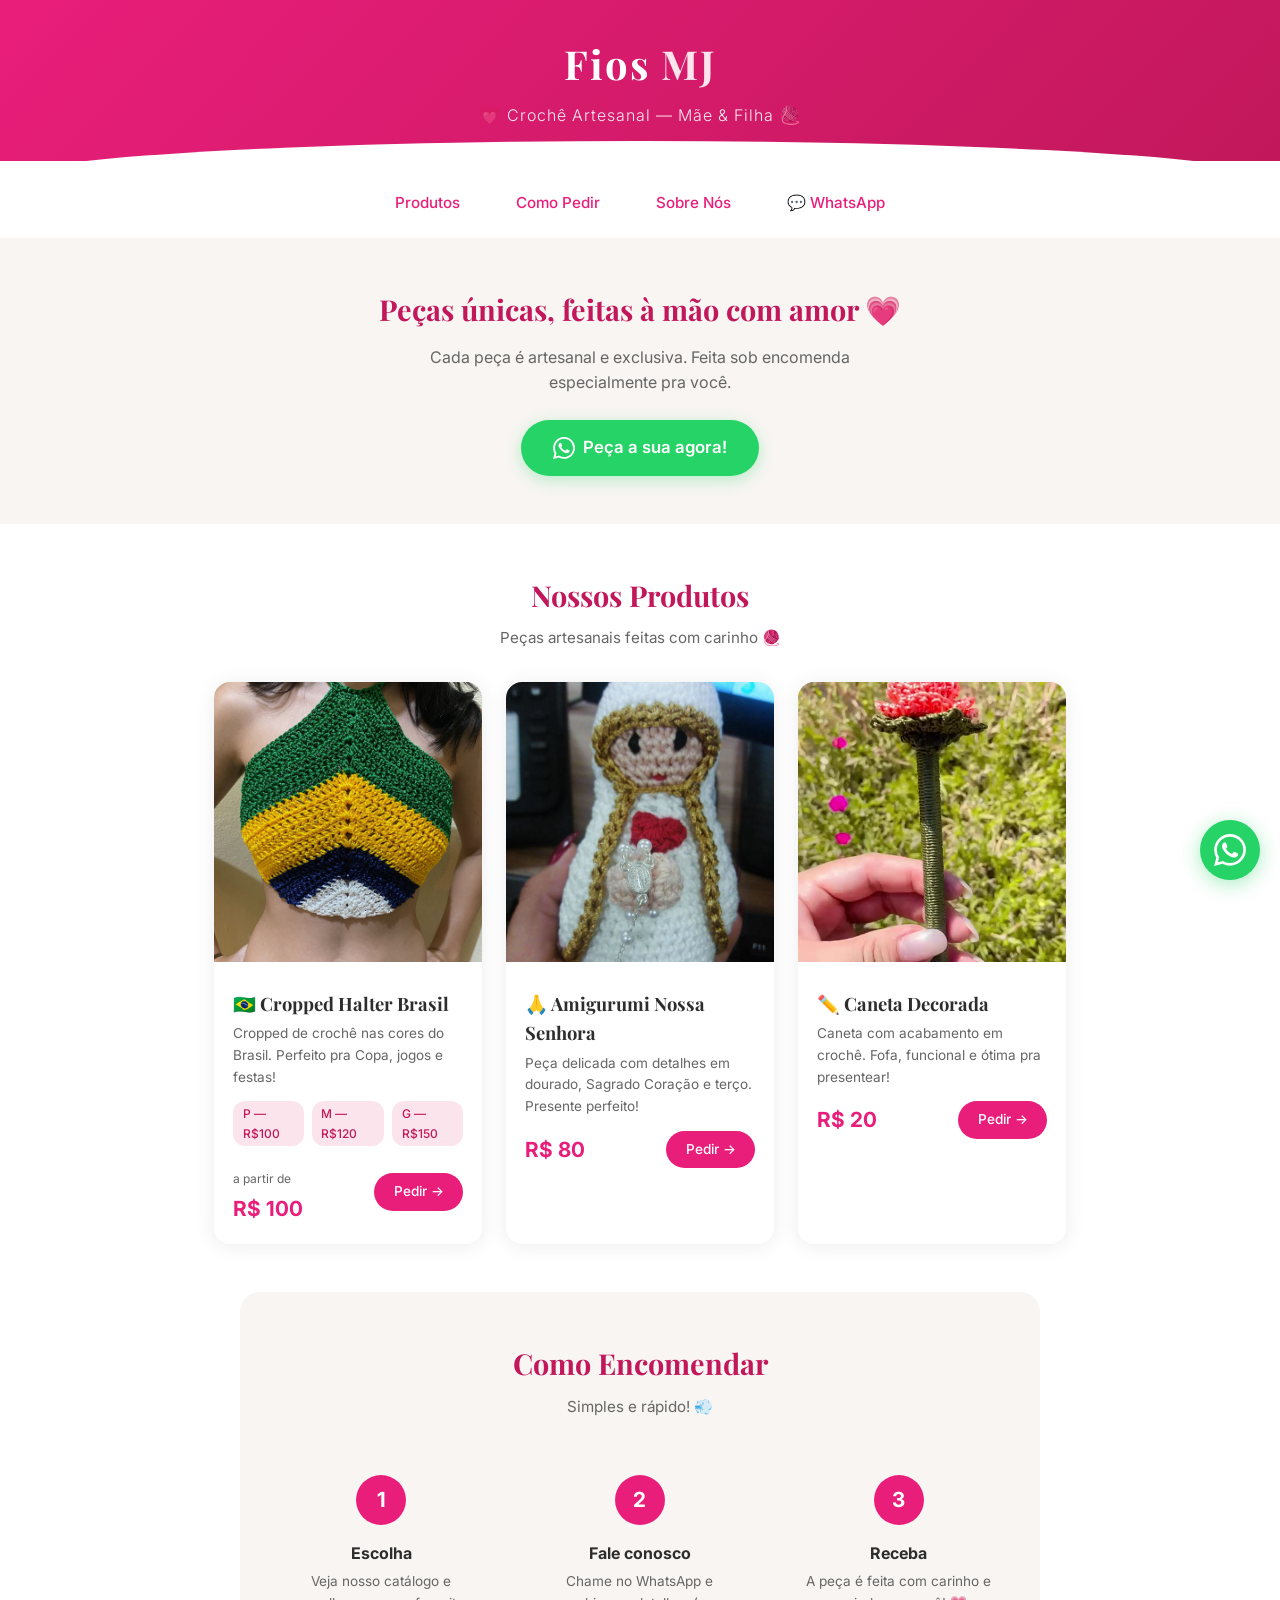
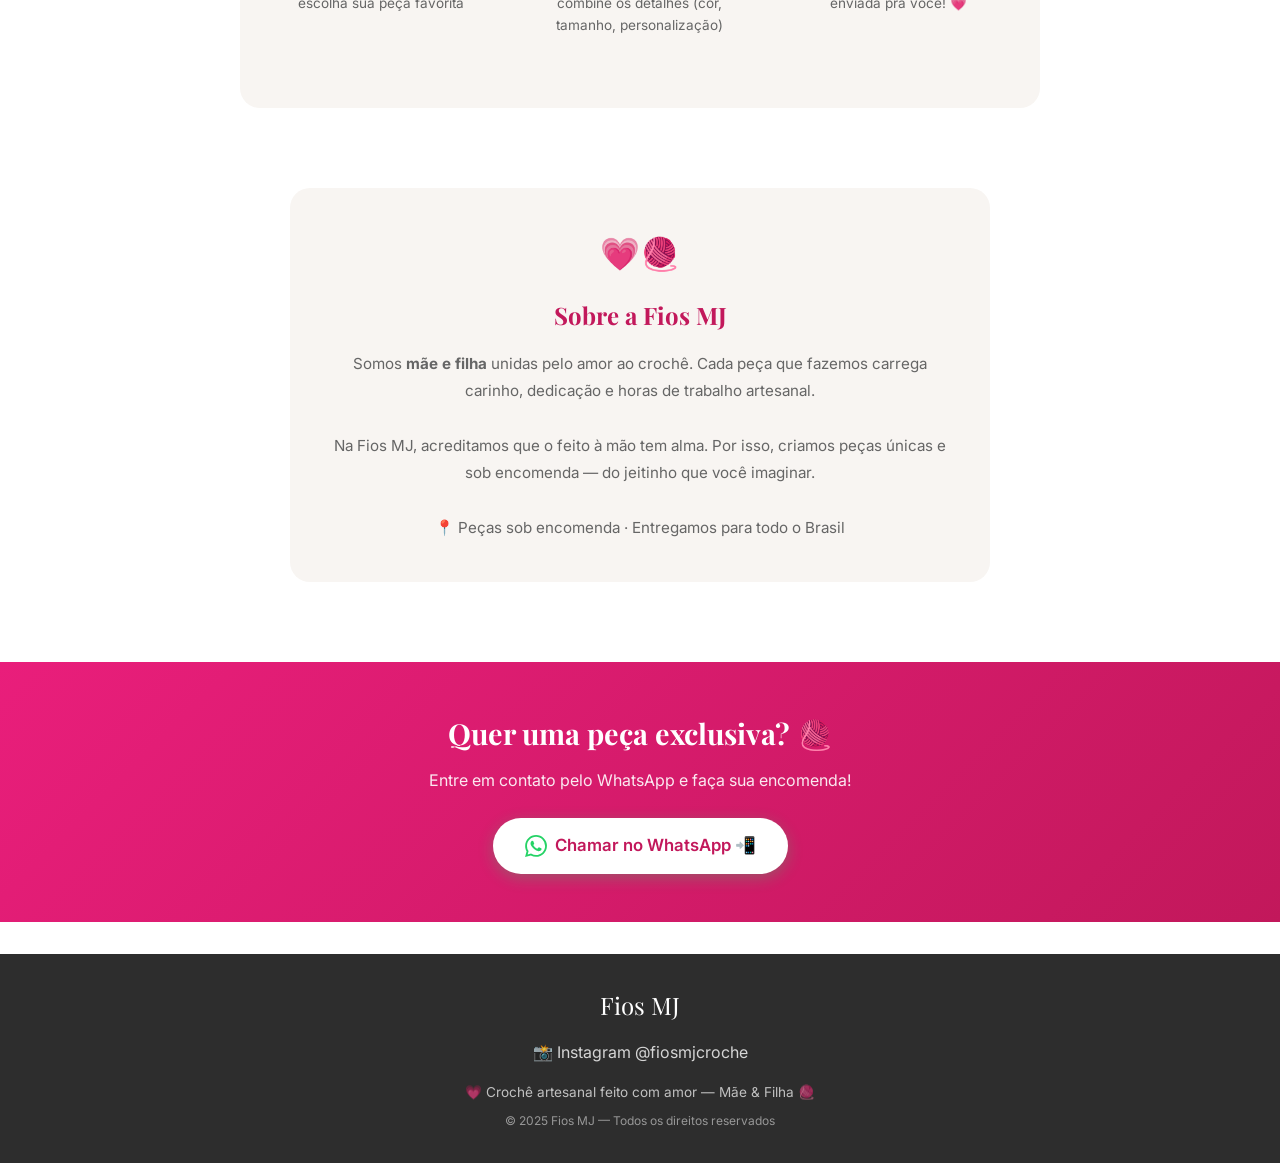
<file: fiosmj-site/index.html>
<!DOCTYPE html>
<html lang="pt-BR">
<head>
    <meta charset="UTF-8">
    <meta name="viewport" content="width=device-width, initial-scale=1.0">
    <title>Fios MJ | Crochê Artesanal</title>
    <link rel="preconnect" href="https://fonts.googleapis.com">
    <link href="https://fonts.googleapis.com/css2?family=Playfair+Display:wght@400;600;700&family=Inter:wght@300;400;500;600&display=swap" rel="stylesheet">
    <style>
        :root {
            --rosa: #e91e7b;
            --rosa-claro: #fce4ec;
            --rosa-escuro: #c2185b;
            --dourado: #d4a373;
            --branco: #ffffff;
            --cinza-claro: #f8f5f2;
            --cinza: #666;
            --escuro: #2d2d2d;
            --whatsapp: #25D366;
        }

        * {
            margin: 0;
            padding: 0;
            box-sizing: border-box;
        }

        body {
            font-family: 'Inter', sans-serif;
            color: var(--escuro);
            background: var(--branco);
            line-height: 1.6;
        }

        /* HEADER */
        header {
            background: linear-gradient(135deg, var(--rosa) 0%, var(--rosa-escuro) 100%);
            color: white;
            text-align: center;
            padding: 2rem 1rem;
            position: relative;
        }

        header::after {
            content: '';
            position: absolute;
            bottom: -20px;
            left: 0;
            right: 0;
            height: 40px;
            background: var(--branco);
            border-radius: 50% 50% 0 0 / 100% 100% 0 0;
        }

        .logo-text {
            font-family: 'Playfair Display', serif;
            font-size: 2.5rem;
            font-weight: 700;
            letter-spacing: 2px;
            margin-bottom: 0.3rem;
        }

        .logo-text span {
            color: var(--rosa-claro);
        }

        .tagline {
            font-size: 1rem;
            font-weight: 300;
            opacity: 0.9;
            letter-spacing: 1px;
        }

        .tagline-emoji {
            font-size: 1.1rem;
        }

        /* NAV */
        nav {
            display: flex;
            justify-content: center;
            gap: 1.5rem;
            padding: 1.5rem 1rem 1rem;
            flex-wrap: wrap;
        }

        nav a {
            text-decoration: none;
            color: var(--rosa);
            font-weight: 500;
            font-size: 0.95rem;
            padding: 0.4rem 1rem;
            border-radius: 20px;
            transition: all 0.3s;
        }

        nav a:hover {
            background: var(--rosa-claro);
        }

        /* HERO BANNER */
        .hero {
            background: var(--cinza-claro);
            text-align: center;
            padding: 3rem 1.5rem;
        }

        .hero h2 {
            font-family: 'Playfair Display', serif;
            font-size: 1.8rem;
            color: var(--rosa-escuro);
            margin-bottom: 0.8rem;
        }

        .hero p {
            color: var(--cinza);
            max-width: 500px;
            margin: 0 auto 1.5rem;
            font-size: 1rem;
        }

        .btn-whatsapp {
            display: inline-flex;
            align-items: center;
            gap: 0.5rem;
            background: var(--whatsapp);
            color: white;
            padding: 0.9rem 2rem;
            border-radius: 50px;
            text-decoration: none;
            font-weight: 600;
            font-size: 1.05rem;
            transition: all 0.3s;
            box-shadow: 0 4px 15px rgba(37, 211, 102, 0.3);
        }

        .btn-whatsapp:hover {
            transform: translateY(-2px);
            box-shadow: 0 6px 20px rgba(37, 211, 102, 0.4);
        }

        .btn-whatsapp svg {
            width: 22px;
            height: 22px;
            fill: white;
        }

        /* SEÇÃO */
        section {
            padding: 3rem 1.5rem;
            max-width: 900px;
            margin: 0 auto;
        }

        .section-title {
            font-family: 'Playfair Display', serif;
            font-size: 1.8rem;
            color: var(--rosa-escuro);
            text-align: center;
            margin-bottom: 0.5rem;
        }

        .section-subtitle {
            text-align: center;
            color: var(--cinza);
            margin-bottom: 2rem;
            font-size: 0.95rem;
        }

        /* PRODUTOS */
        .produtos-grid {
            display: grid;
            grid-template-columns: repeat(auto-fit, minmax(260px, 1fr));
            gap: 1.5rem;
        }

        .produto-card {
            background: var(--branco);
            border-radius: 16px;
            overflow: hidden;
            box-shadow: 0 2px 20px rgba(0,0,0,0.08);
            transition: transform 0.3s, box-shadow 0.3s;
        }

        .produto-card:hover {
            transform: translateY(-4px);
            box-shadow: 0 8px 30px rgba(0,0,0,0.12);
        }

        .produto-img {
            width: 100%;
            height: 280px;
            object-fit: cover;
            background: var(--cinza-claro);
        }

        .produto-info {
            padding: 1.2rem;
        }

        .produto-info h3 {
            font-family: 'Playfair Display', serif;
            font-size: 1.15rem;
            margin-bottom: 0.3rem;
            color: var(--escuro);
        }

        .produto-info .descricao {
            color: var(--cinza);
            font-size: 0.85rem;
            margin-bottom: 0.8rem;
        }

        .produto-preco {
            display: flex;
            justify-content: space-between;
            align-items: center;
        }

        .preco {
            font-size: 1.3rem;
            font-weight: 700;
            color: var(--rosa);
        }

        .preco-desde {
            font-size: 0.75rem;
            font-weight: 400;
            color: var(--cinza);
        }

        .btn-pedir {
            display: inline-flex;
            align-items: center;
            gap: 0.3rem;
            background: var(--rosa);
            color: white;
            padding: 0.5rem 1.2rem;
            border-radius: 25px;
            text-decoration: none;
            font-size: 0.85rem;
            font-weight: 500;
            transition: background 0.3s;
        }

        .btn-pedir:hover {
            background: var(--rosa-escuro);
        }

        /* TAMANHOS */
        .tamanhos {
            display: flex;
            gap: 0.5rem;
            margin-bottom: 0.8rem;
        }

        .tamanho-tag {
            background: var(--rosa-claro);
            color: var(--rosa-escuro);
            padding: 0.2rem 0.6rem;
            border-radius: 12px;
            font-size: 0.75rem;
            font-weight: 500;
        }

        /* SOBRE */
        .sobre {
            background: var(--cinza-claro);
            border-radius: 20px;
            padding: 2.5rem;
            text-align: center;
            margin: 2rem auto;
            max-width: 700px;
        }

        .sobre h2 {
            font-family: 'Playfair Display', serif;
            color: var(--rosa-escuro);
            margin-bottom: 1rem;
            font-size: 1.5rem;
        }

        .sobre p {
            color: var(--cinza);
            font-size: 0.95rem;
            line-height: 1.8;
        }

        .sobre .emoji-heart {
            font-size: 2rem;
            display: block;
            margin-bottom: 1rem;
        }

        /* COMO FUNCIONA */
        .passos {
            display: grid;
            grid-template-columns: repeat(auto-fit, minmax(200px, 1fr));
            gap: 1.5rem;
            margin-top: 1.5rem;
        }

        .passo {
            text-align: center;
            padding: 1.5rem;
        }

        .passo-num {
            width: 50px;
            height: 50px;
            background: var(--rosa);
            color: white;
            border-radius: 50%;
            display: flex;
            align-items: center;
            justify-content: center;
            font-size: 1.3rem;
            font-weight: 700;
            margin: 0 auto 1rem;
        }

        .passo h3 {
            font-size: 1rem;
            margin-bottom: 0.3rem;
            color: var(--escuro);
        }

        .passo p {
            font-size: 0.85rem;
            color: var(--cinza);
        }

        /* FOOTER */
        footer {
            background: var(--escuro);
            color: white;
            text-align: center;
            padding: 2rem 1rem;
            margin-top: 2rem;
        }

        footer .logo-footer {
            font-family: 'Playfair Display', serif;
            font-size: 1.5rem;
            margin-bottom: 0.5rem;
        }

        footer p {
            opacity: 0.7;
            font-size: 0.85rem;
        }

        footer .social-links {
            margin: 1rem 0;
            display: flex;
            justify-content: center;
            gap: 1rem;
        }

        footer .social-links a {
            color: white;
            text-decoration: none;
            opacity: 0.8;
            transition: opacity 0.3s;
        }

        footer .social-links a:hover {
            opacity: 1;
        }

        /* WHATSAPP FLUTUANTE */
        .whatsapp-float {
            position: fixed;
            bottom: 20px;
            right: 20px;
            width: 60px;
            height: 60px;
            background: var(--whatsapp);
            border-radius: 50%;
            display: flex;
            align-items: center;
            justify-content: center;
            box-shadow: 0 4px 20px rgba(37, 211, 102, 0.4);
            z-index: 999;
            transition: transform 0.3s;
            text-decoration: none;
        }

        .whatsapp-float:hover {
            transform: scale(1.1);
        }

        .whatsapp-float svg {
            width: 32px;
            height: 32px;
            fill: white;
        }

        /* RESPONSIVO */
        @media (max-width: 600px) {
            .logo-text {
                font-size: 2rem;
            }

            .hero h2 {
                font-size: 1.4rem;
            }

            .produtos-grid {
                grid-template-columns: 1fr;
            }

            .sobre {
                padding: 1.5rem;
                margin: 1rem;
            }
        }
    </style>
</head>
<body>

    <!-- HEADER -->
    <header>
        <div class="logo-text">Fios <span>MJ</span></div>
        <p class="tagline"><span class="tagline-emoji">💗</span> Crochê Artesanal — Mãe & Filha <span class="tagline-emoji">🧶</span></p>
    </header>

    <!-- NAV -->
    <nav>
        <a href="#produtos">Produtos</a>
        <a href="#como-funciona">Como Pedir</a>
        <a href="#sobre">Sobre Nós</a>
        <a href="https://wa.me/5533999892409?text=Oi!%20Vi%20o%20site%20e%20quero%20saber%20mais%20sobre%20as%20peças%20🧶">💬 WhatsApp</a>
    </nav>

    <!-- HERO -->
    <div class="hero">
        <h2>Peças únicas, feitas à mão com amor 💗</h2>
        <p>Cada peça é artesanal e exclusiva. Feita sob encomenda especialmente pra você.</p>
        <a href="https://wa.me/5533999892409?text=Oi!%20Quero%20encomendar%20uma%20peça%20🧶" class="btn-whatsapp">
            <svg viewBox="0 0 24 24"><path d="M17.472 14.382c-.297-.149-1.758-.867-2.03-.967-.273-.099-.471-.148-.67.15-.197.297-.767.966-.94 1.164-.173.199-.347.223-.644.075-.297-.15-1.255-.463-2.39-1.475-.883-.788-1.48-1.761-1.653-2.059-.173-.297-.018-.458.13-.606.134-.133.298-.347.446-.52.149-.174.198-.298.298-.497.099-.198.05-.371-.025-.52-.075-.149-.669-1.612-.916-2.207-.242-.579-.487-.5-.669-.51-.173-.008-.371-.01-.57-.01-.198 0-.52.074-.792.372-.272.297-1.04 1.016-1.04 2.479 0 1.462 1.065 2.875 1.213 3.074.149.198 2.096 3.2 5.077 4.487.709.306 1.262.489 1.694.625.712.227 1.36.195 1.871.118.571-.085 1.758-.719 2.006-1.413.248-.694.248-1.289.173-1.413-.074-.124-.272-.198-.57-.347m-5.421 7.403h-.004a9.87 9.87 0 01-5.031-1.378l-.361-.214-3.741.982.998-3.648-.235-.374a9.86 9.86 0 01-1.51-5.26c.001-5.45 4.436-9.884 9.888-9.884 2.64 0 5.122 1.03 6.988 2.898a9.825 9.825 0 012.893 6.994c-.003 5.45-4.437 9.884-9.885 9.884m8.413-18.297A11.815 11.815 0 0012.05 0C5.495 0 .16 5.335.157 11.892c0 2.096.547 4.142 1.588 5.945L.057 24l6.305-1.654a11.882 11.882 0 005.683 1.448h.005c6.554 0 11.89-5.335 11.893-11.893a11.821 11.821 0 00-3.48-8.413z"/></svg>
            Peça a sua agora!
        </a>
    </div>

    <!-- PRODUTOS -->
    <section id="produtos">
        <h2 class="section-title">Nossos Produtos</h2>
        <p class="section-subtitle">Peças artesanais feitas com carinho 🧶</p>

        <div class="produtos-grid">

            <!-- Cropped Brasil -->
            <div class="produto-card">
                <img src="img/cropped-brasil.jpg" alt="Cropped Halter Brasil em crochê nas cores verde, amarelo e azul" class="produto-img">
                <div class="produto-info">
                    <h3>🇧🇷 Cropped Halter Brasil</h3>
                    <p class="descricao">Cropped de crochê nas cores do Brasil. Perfeito pra Copa, jogos e festas!</p>
                    <div class="tamanhos">
                        <span class="tamanho-tag">P — R$100</span>
                        <span class="tamanho-tag">M — R$120</span>
                        <span class="tamanho-tag">G — R$150</span>
                    </div>
                    <div class="produto-preco">
                        <div class="preco"><span class="preco-desde">a partir de</span><br>R$ 100</div>
                        <a href="https://wa.me/5533999892409?text=Oi!%20Quero%20o%20Cropped%20Brasil%20🇧🇷%20Tamanho:%20" class="btn-pedir">Pedir →</a>
                    </div>
                </div>
            </div>

            <!-- Nossa Senhora -->
            <div class="produto-card">
                <img src="img/nossa-senhora.jpg" alt="Amigurumi Nossa Senhora em crochê com detalhes dourados e terço" class="produto-img">
                <div class="produto-info">
                    <h3>🙏 Amigurumi Nossa Senhora</h3>
                    <p class="descricao">Peça delicada com detalhes em dourado, Sagrado Coração e terço. Presente perfeito!</p>
                    <div class="produto-preco">
                        <div class="preco">R$ 80</div>
                        <a href="https://wa.me/5533999892409?text=Oi!%20Quero%20o%20Amigurumi%20Nossa%20Senhora%20🙏" class="btn-pedir">Pedir →</a>
                    </div>
                </div>
            </div>

            <!-- Caneta -->
            <div class="produto-card">
                <img src="img/caneta.jpg" alt="Caneta decorada com crochê artesanal" class="produto-img">
                <div class="produto-info">
                    <h3>✏️ Caneta Decorada</h3>
                    <p class="descricao">Caneta com acabamento em crochê. Fofa, funcional e ótima pra presentear!</p>
                    <div class="produto-preco">
                        <div class="preco">R$ 20</div>
                        <a href="https://wa.me/5533999892409?text=Oi!%20Quero%20a%20Caneta%20Decorada%20✏️" class="btn-pedir">Pedir →</a>
                    </div>
                </div>
            </div>

        </div>
    </section>

    <!-- COMO FUNCIONA -->
    <section id="como-funciona" style="background: var(--cinza-claro); border-radius: 20px; max-width: 800px;">
        <h2 class="section-title">Como Encomendar</h2>
        <p class="section-subtitle">Simples e rápido! 💨</p>

        <div class="passos">
            <div class="passo">
                <div class="passo-num">1</div>
                <h3>Escolha</h3>
                <p>Veja nosso catálogo e escolha sua peça favorita</p>
            </div>
            <div class="passo">
                <div class="passo-num">2</div>
                <h3>Fale conosco</h3>
                <p>Chame no WhatsApp e combine os detalhes (cor, tamanho, personalização)</p>
            </div>
            <div class="passo">
                <div class="passo-num">3</div>
                <h3>Receba</h3>
                <p>A peça é feita com carinho e enviada pra você! 💗</p>
            </div>
        </div>
    </section>

    <!-- SOBRE -->
    <section id="sobre">
        <div class="sobre">
            <span class="emoji-heart">💗🧶</span>
            <h2>Sobre a Fios MJ</h2>
            <p>
                Somos <strong>mãe e filha</strong> unidas pelo amor ao crochê. Cada peça que fazemos carrega carinho, dedicação e horas de trabalho artesanal.
                <br><br>
                Na Fios MJ, acreditamos que o feito à mão tem alma. Por isso, criamos peças únicas e sob encomenda — do jeitinho que você imaginar.
                <br><br>
                📍 Peças sob encomenda · Entregamos para todo o Brasil
            </p>
        </div>
    </section>

    <!-- CTA FINAL -->
    <div class="hero" style="background: linear-gradient(135deg, var(--rosa) 0%, var(--rosa-escuro) 100%); color: white;">
        <h2 style="color: white;">Quer uma peça exclusiva? 🧶</h2>
        <p style="color: rgba(255,255,255,0.9);">Entre em contato pelo WhatsApp e faça sua encomenda!</p>
        <a href="https://wa.me/5533999892409?text=Oi!%20Vi%20o%20site%20e%20quero%20encomendar%20🧶" class="btn-whatsapp" style="background: white; color: var(--rosa-escuro);">
            <svg viewBox="0 0 24 24" style="fill: var(--whatsapp);"><path d="M17.472 14.382c-.297-.149-1.758-.867-2.03-.967-.273-.099-.471-.148-.67.15-.197.297-.767.966-.94 1.164-.173.199-.347.223-.644.075-.297-.15-1.255-.463-2.39-1.475-.883-.788-1.48-1.761-1.653-2.059-.173-.297-.018-.458.13-.606.134-.133.298-.347.446-.52.149-.174.198-.298.298-.497.099-.198.05-.371-.025-.52-.075-.149-.669-1.612-.916-2.207-.242-.579-.487-.5-.669-.51-.173-.008-.371-.01-.57-.01-.198 0-.52.074-.792.372-.272.297-1.04 1.016-1.04 2.479 0 1.462 1.065 2.875 1.213 3.074.149.198 2.096 3.2 5.077 4.487.709.306 1.262.489 1.694.625.712.227 1.36.195 1.871.118.571-.085 1.758-.719 2.006-1.413.248-.694.248-1.289.173-1.413-.074-.124-.272-.198-.57-.347m-5.421 7.403h-.004a9.87 9.87 0 01-5.031-1.378l-.361-.214-3.741.982.998-3.648-.235-.374a9.86 9.86 0 01-1.51-5.26c.001-5.45 4.436-9.884 9.888-9.884 2.64 0 5.122 1.03 6.988 2.898a9.825 9.825 0 012.893 6.994c-.003 5.45-4.437 9.884-9.885 9.884m8.413-18.297A11.815 11.815 0 0012.05 0C5.495 0 .16 5.335.157 11.892c0 2.096.547 4.142 1.588 5.945L.057 24l6.305-1.654a11.882 11.882 0 005.683 1.448h.005c6.554 0 11.89-5.335 11.893-11.893a11.821 11.821 0 00-3.48-8.413z"/></svg>
            Chamar no WhatsApp 📲
        </a>
    </div>

    <!-- FOOTER -->
    <footer>
        <div class="logo-footer">Fios MJ</div>
        <div class="social-links">
            <a href="https://instagram.com/fiosmjcroche" target="_blank">📸 Instagram @fiosmjcroche</a>
        </div>
        <p>💗 Crochê artesanal feito com amor — Mãe & Filha 🧶</p>
        <p style="margin-top: 0.5rem; opacity: 0.5; font-size: 0.75rem;">© 2025 Fios MJ — Todos os direitos reservados</p>
    </footer>

    <!-- WHATSAPP FLUTUANTE -->
    <a href="https://wa.me/5533999892409?text=Oi!%20Vi%20o%20site%20da%20Fios%20MJ%20🧶" class="whatsapp-float" target="_blank" title="Fale conosco no WhatsApp">
        <svg viewBox="0 0 24 24"><path d="M17.472 14.382c-.297-.149-1.758-.867-2.03-.967-.273-.099-.471-.148-.67.15-.197.297-.767.966-.94 1.164-.173.199-.347.223-.644.075-.297-.15-1.255-.463-2.39-1.475-.883-.788-1.48-1.761-1.653-2.059-.173-.297-.018-.458.13-.606.134-.133.298-.347.446-.52.149-.174.198-.298.298-.497.099-.198.05-.371-.025-.52-.075-.149-.669-1.612-.916-2.207-.242-.579-.487-.5-.669-.51-.173-.008-.371-.01-.57-.01-.198 0-.52.074-.792.372-.272.297-1.04 1.016-1.04 2.479 0 1.462 1.065 2.875 1.213 3.074.149.198 2.096 3.2 5.077 4.487.709.306 1.262.489 1.694.625.712.227 1.36.195 1.871.118.571-.085 1.758-.719 2.006-1.413.248-.694.248-1.289.173-1.413-.074-.124-.272-.198-.57-.347m-5.421 7.403h-.004a9.87 9.87 0 01-5.031-1.378l-.361-.214-3.741.982.998-3.648-.235-.374a9.86 9.86 0 01-1.51-5.26c.001-5.45 4.436-9.884 9.888-9.884 2.64 0 5.122 1.03 6.988 2.898a9.825 9.825 0 012.893 6.994c-.003 5.45-4.437 9.884-9.885 9.884m8.413-18.297A11.815 11.815 0 0012.05 0C5.495 0 .16 5.335.157 11.892c0 2.096.547 4.142 1.588 5.945L.057 24l6.305-1.654a11.882 11.882 0 005.683 1.448h.005c6.554 0 11.89-5.335 11.893-11.893a11.821 11.821 0 00-3.48-8.413z"/></svg>
    </a>

</body>
</html>
</file>
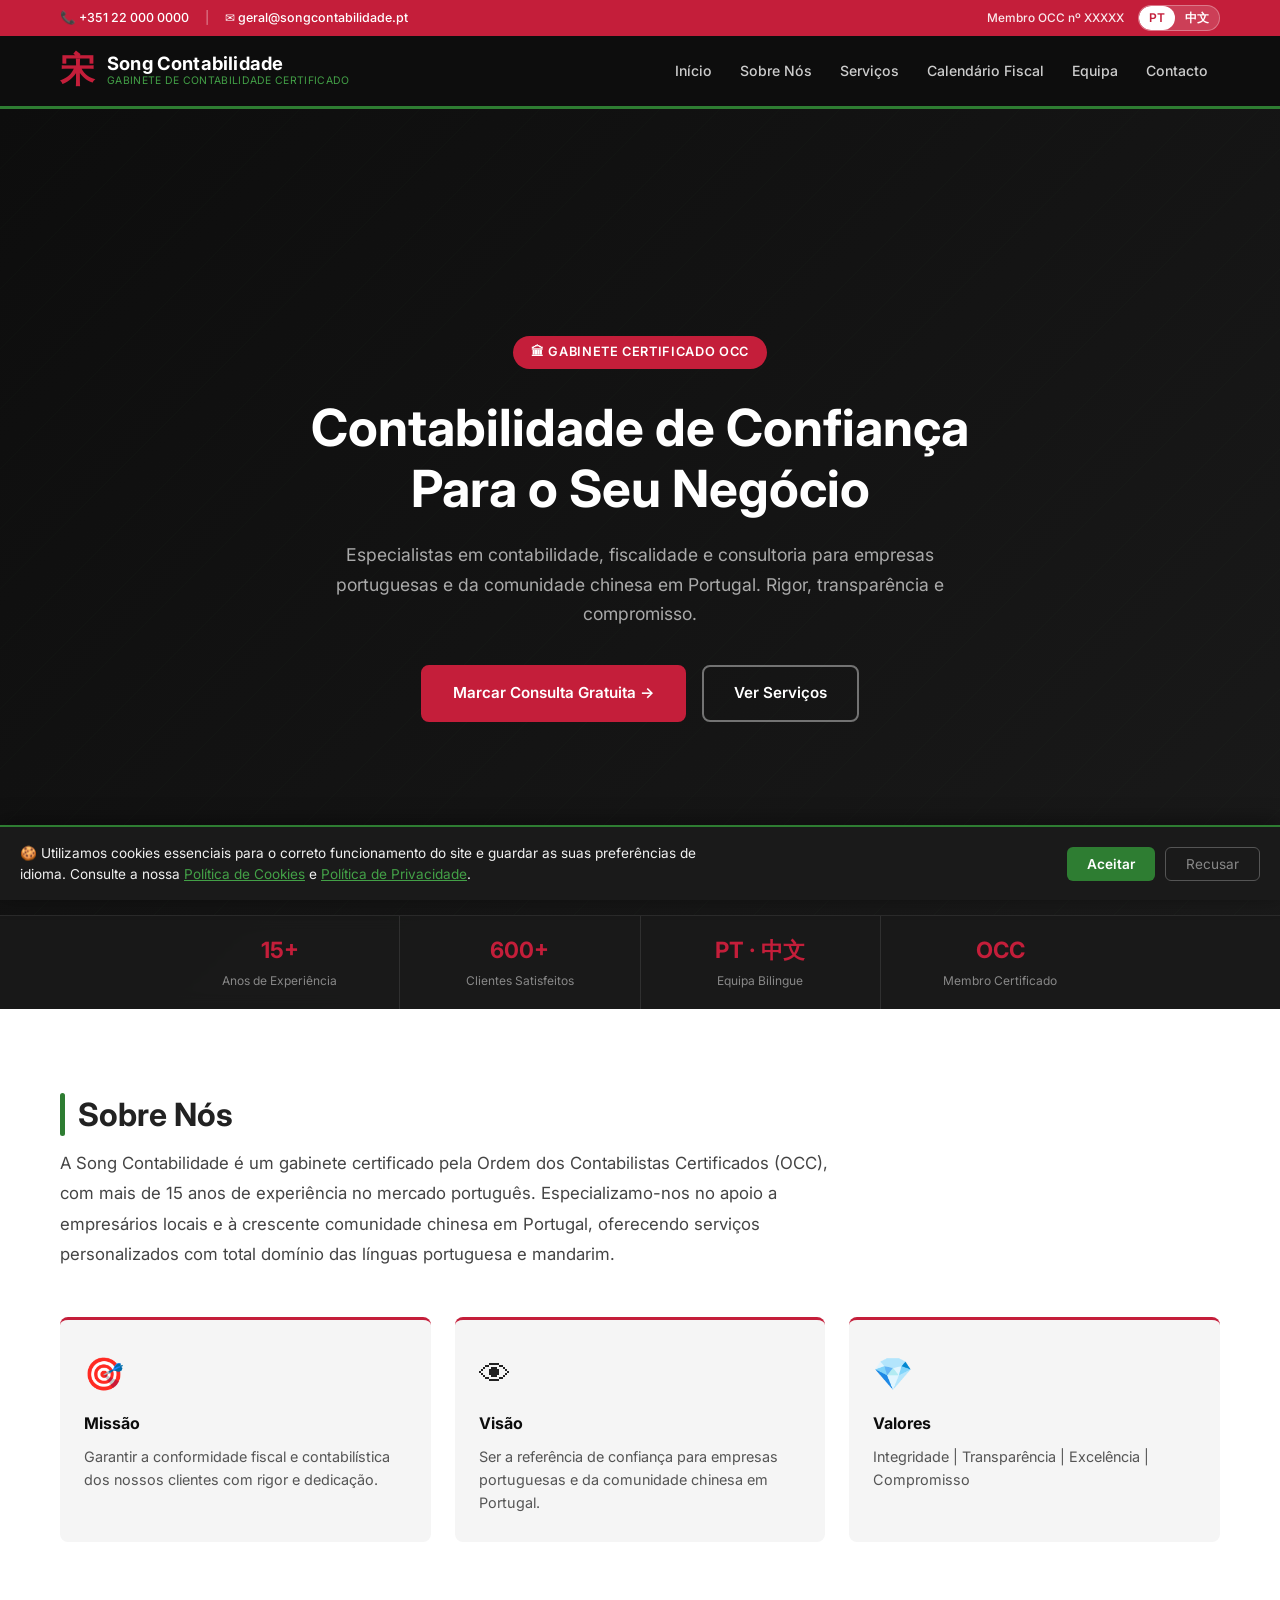
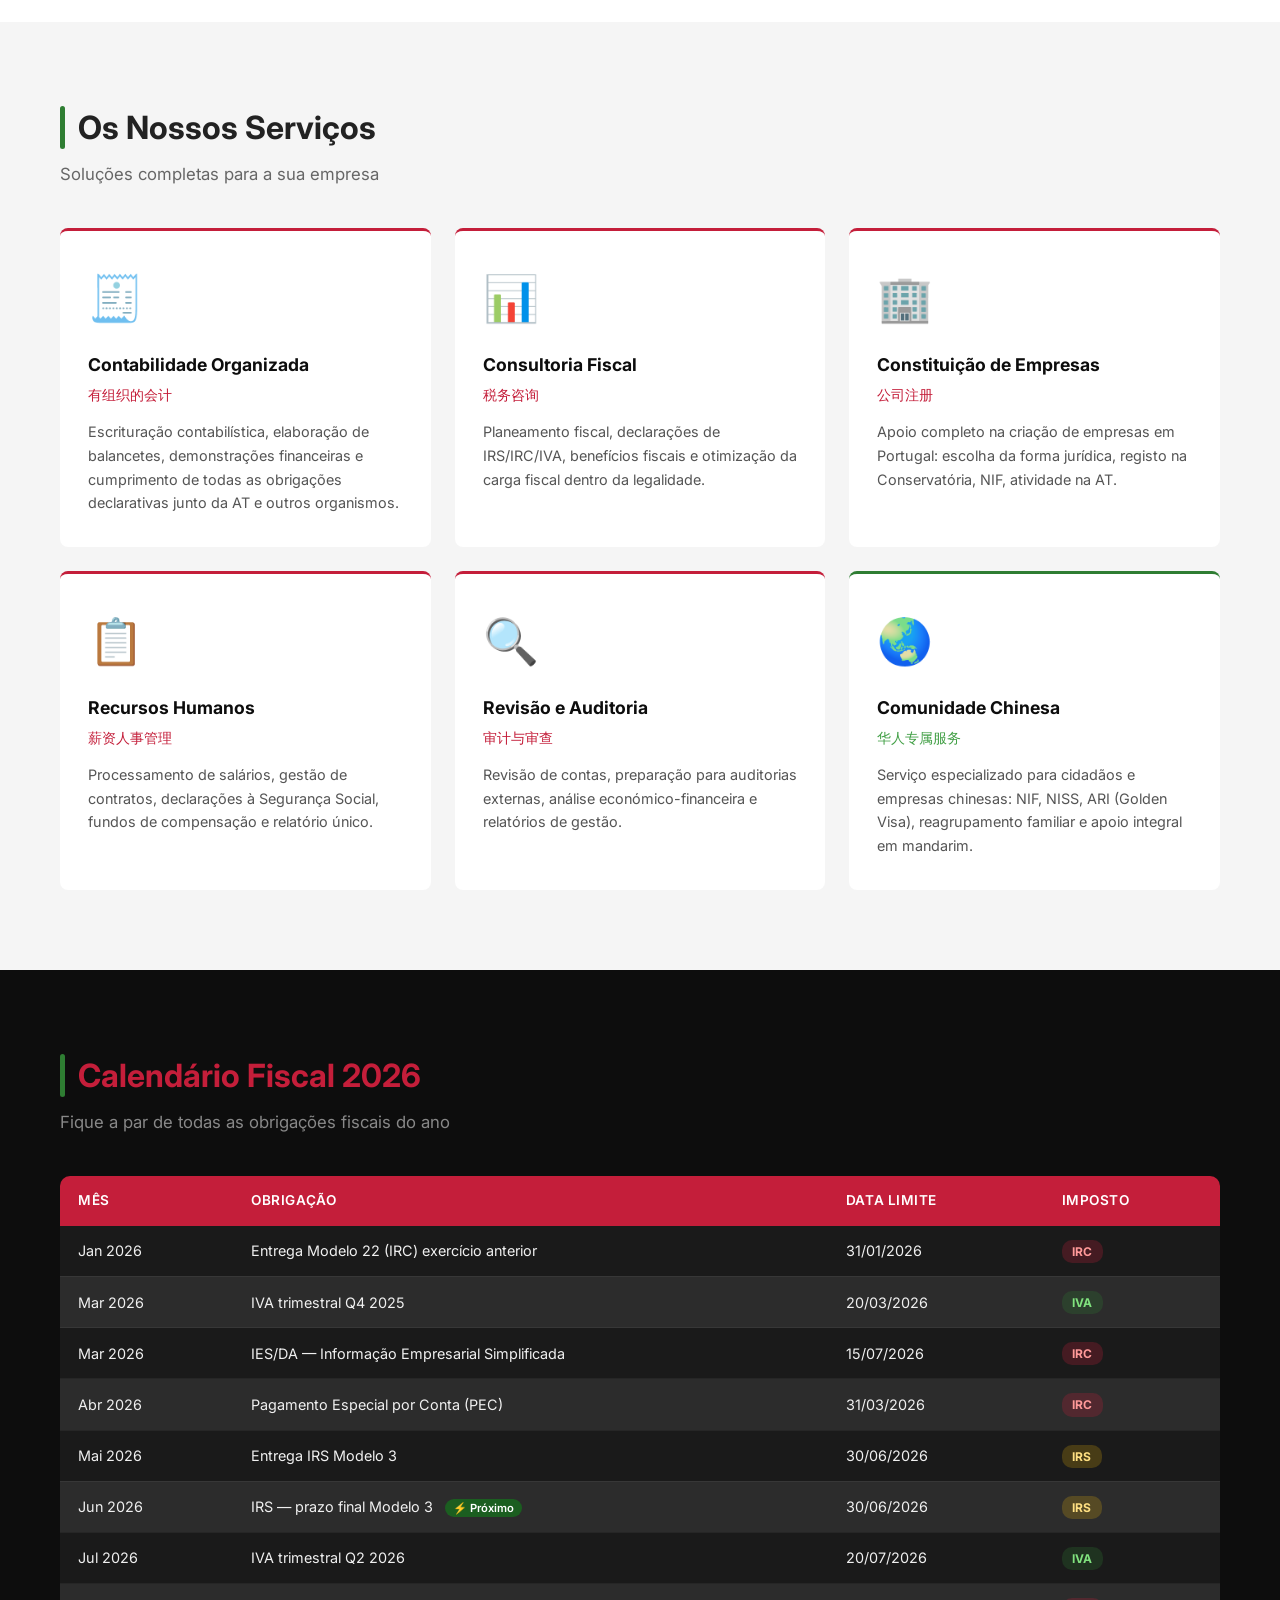
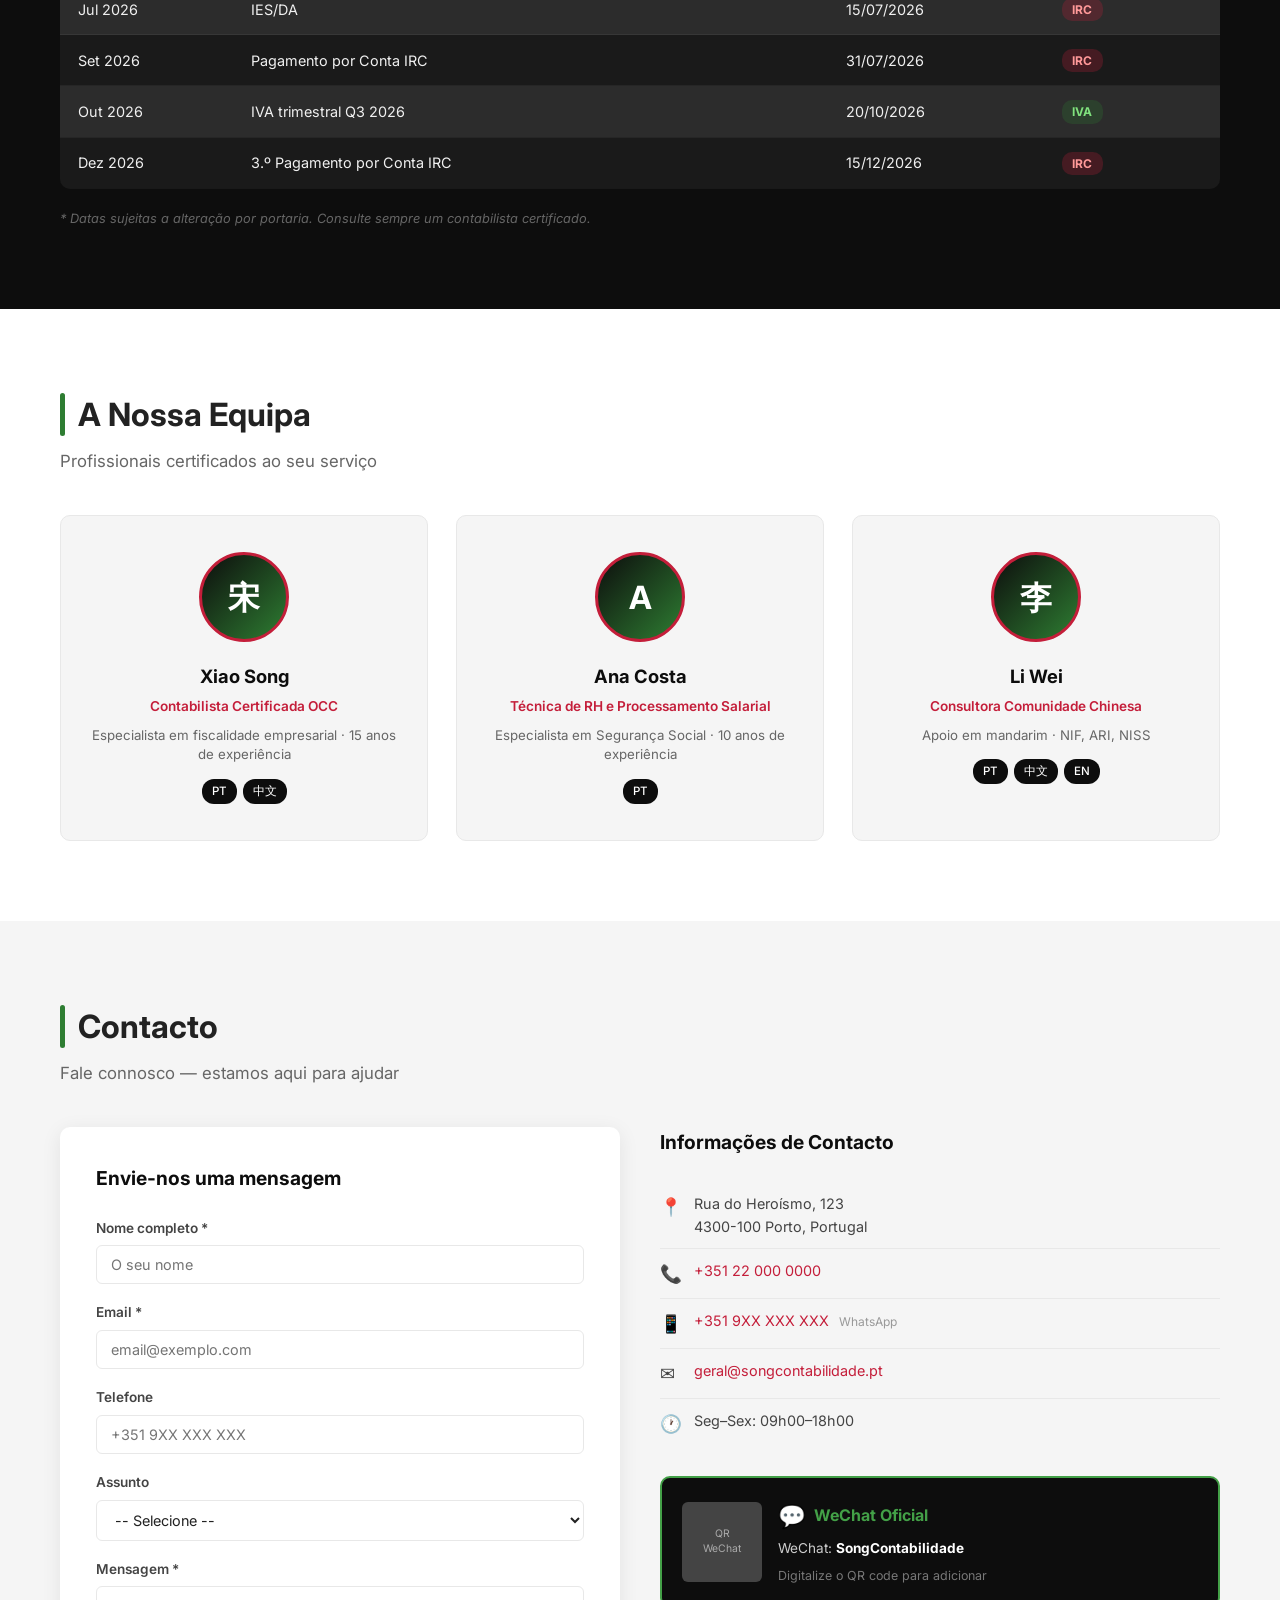
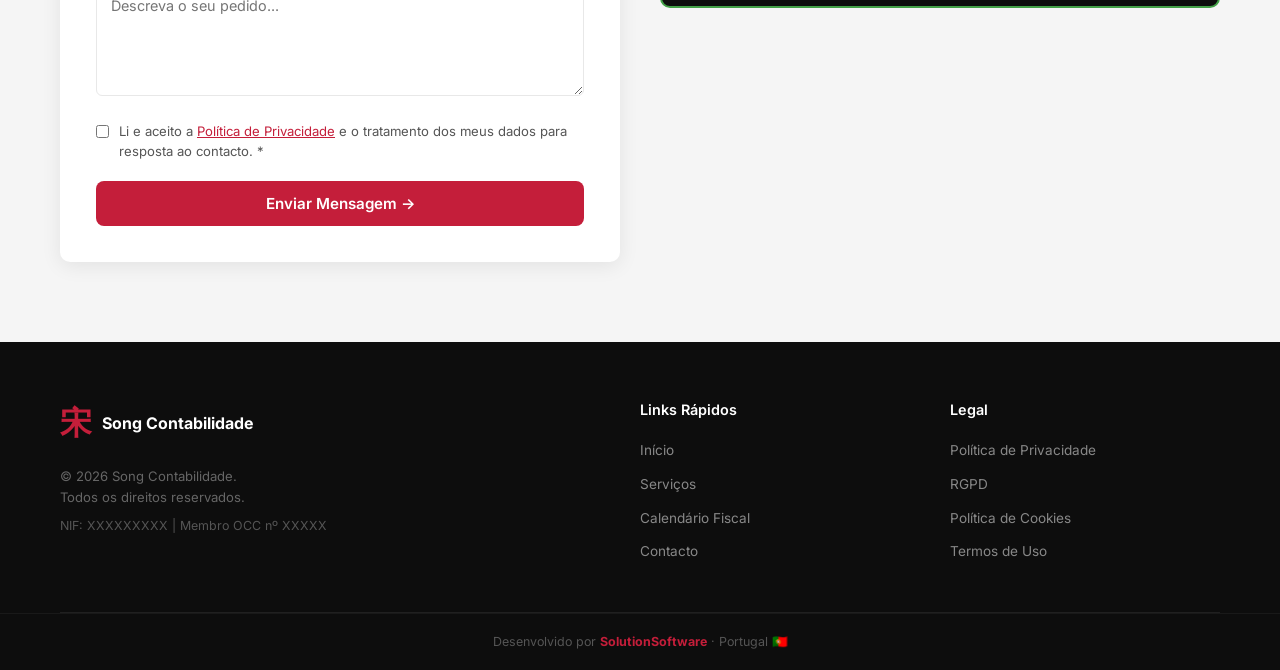
<file: gabinete-app/src/main/resources/static/index.html>
<!DOCTYPE html>
<html lang="pt">
<head>
  <meta charset="UTF-8" />
  <meta name="viewport" content="width=device-width, initial-scale=1.0" />
  <title>Song Contabilidade — Gabinete Certificado OCC | Porto</title>
  <meta name="description" content="Gabinete de Contabilidade certificado OCC em Porto. Serviços de contabilidade, fiscalidade e consultoria para empresas portuguesas e comunidade chinesa. Bilingue PT·中文." />
  <link rel="preconnect" href="https://fonts.googleapis.com" />
  <link rel="preconnect" href="https://fonts.gstatic.com" crossorigin />
  <link href="https://fonts.googleapis.com/css2?family=Inter:wght@300;400;500;600;700&display=swap" rel="stylesheet" />
  <style>
    /* ===== RESET & BASE ===== */
    *, *::before, *::after { box-sizing: border-box; margin: 0; padding: 0; }

    :root {
      --black: #0d0d0d;
      --black-2: #1a1a1a;
      --black-3: #2c2c2c;
      --red: #c41e3a;
      --red-hover: #e53935;
      --red-dark: #7f0000;
      --green: #2e7d32;
      --green-dark: #1b5e20;
      --green-light: #43a047;
      --white: #ffffff;
      --gray-light: #f5f5f5;
      --gray-mid: #e8e8e8;
      --text-light: #f0f0f0;
      --font: 'Inter', sans-serif;
    }

    html { scroll-behavior: smooth; font-size: 16px; }

    body {
      font-family: var(--font);
      background: var(--white);
      color: #222;
      line-height: 1.6;
      overflow-x: hidden;
    }

    /* Custom scrollbar */
    ::-webkit-scrollbar { width: 8px; }
    ::-webkit-scrollbar-track { background: var(--black-2); }
    ::-webkit-scrollbar-thumb { background: var(--red); border-radius: 4px; }
    ::-webkit-scrollbar-thumb:hover { background: var(--red-hover); }

    /* ===== UTILITY ===== */
    .container { max-width: 1200px; margin: 0 auto; padding: 0 20px; }
    .section-title {
      font-size: 2rem;
      font-weight: 700;
      margin-bottom: 0.5rem;
      position: relative;
      padding-left: 18px;
    }
    .section-title::before {
      content: '';
      position: absolute;
      left: 0; top: 4px; bottom: 4px;
      width: 5px;
      background: var(--green);
      border-radius: 3px;
    }
    .section-subtitle { color: #666; margin-bottom: 2.5rem; font-size: 1.05rem; }
    .fade-in { opacity: 0; transform: translateY(24px); transition: opacity 0.6s ease, transform 0.6s ease; }
    .fade-in.visible { opacity: 1; transform: translateY(0); }
    .cn { display: none; }
    .lang-cn .pt { display: none; }
    .lang-cn .cn { display: block; }
    .lang-cn span.pt { display: none; }
    .lang-cn span.cn { display: inline; }

    /* ===== PRE-HEADER ===== */
    #pre-header {
      background: var(--red);
      color: var(--white);
      height: 36px;
      font-size: 0.78rem;
      font-weight: 500;
      display: flex;
      align-items: center;
      position: relative;
      z-index: 1001;
    }
    #pre-header .container {
      display: flex;
      align-items: center;
      justify-content: space-between;
      width: 100%;
    }
    .pre-header-left { display: flex; align-items: center; gap: 16px; flex-wrap: wrap; }
    .pre-header-left a { color: var(--white); text-decoration: none; }
    .pre-header-left a:hover { text-decoration: underline; }
    .pre-header-right { display: flex; align-items: center; gap: 14px; }
    .occ-badge { opacity: 0.9; font-size: 0.74rem; }

    /* Lang toggle */
    .lang-toggle {
      display: flex;
      background: rgba(255,255,255,0.15);
      border-radius: 20px;
      overflow: hidden;
      border: 1px solid rgba(255,255,255,0.3);
      cursor: pointer;
    }
    .lang-toggle span {
      padding: 2px 10px;
      font-size: 0.75rem;
      font-weight: 600;
      transition: background 0.2s;
    }
    .lang-toggle span.active {
      background: var(--white);
      color: var(--red);
      border-radius: 20px;
    }

    /* ===== HEADER / NAV ===== */
    #header {
      background: var(--black);
      border-bottom: 3px solid var(--green);
      position: sticky;
      top: 0;
      z-index: 1000;
      transition: box-shadow 0.3s;
    }
    #header.scrolled { box-shadow: 0 4px 20px rgba(0,0,0,0.5); }
    .header-inner {
      display: flex;
      align-items: center;
      justify-content: space-between;
      height: 70px;
    }
    .logo { display: flex; align-items: center; gap: 12px; text-decoration: none; }
    .logo-symbol {
      font-size: 2.2rem;
      color: var(--red);
      font-weight: 700;
      line-height: 1;
      font-family: serif;
    }
    .logo-text { display: flex; flex-direction: column; }
    .logo-name {
      font-size: 1.15rem;
      font-weight: 700;
      color: var(--white);
      line-height: 1.1;
      letter-spacing: 0.01em;
    }
    .logo-sub {
      font-size: 0.65rem;
      color: var(--green-light);
      font-weight: 400;
      letter-spacing: 0.03em;
      text-transform: uppercase;
    }

    nav { display: flex; align-items: center; gap: 4px; }
    nav a {
      color: #ccc;
      text-decoration: none;
      font-size: 0.88rem;
      font-weight: 500;
      padding: 6px 12px;
      border-radius: 6px;
      transition: color 0.2s, background 0.2s;
      position: relative;
    }
    nav a:hover, nav a.active { color: var(--white); background: rgba(196,30,58,0.15); }
    nav a.active::after {
      content: '';
      position: absolute;
      bottom: -3px; left: 12px; right: 12px;
      height: 2px;
      background: var(--red);
      border-radius: 2px;
    }

    .hamburger {
      display: none;
      flex-direction: column;
      gap: 5px;
      cursor: pointer;
      padding: 8px;
      background: none;
      border: none;
    }
    .hamburger span {
      display: block;
      width: 24px;
      height: 2px;
      background: var(--white);
      border-radius: 2px;
      transition: all 0.3s;
    }
    .hamburger.open span:nth-child(1) { transform: rotate(45deg) translate(5px, 5px); }
    .hamburger.open span:nth-child(2) { opacity: 0; }
    .hamburger.open span:nth-child(3) { transform: rotate(-45deg) translate(5px, -5px); }

    @media (max-width: 768px) {
      .hamburger { display: flex; }
      nav {
        display: none;
        position: absolute;
        top: 70px; left: 0; right: 0;
        background: var(--black-2);
        flex-direction: column;
        padding: 16px;
        gap: 4px;
        border-bottom: 2px solid var(--green);
      }
      nav.open { display: flex; }
      nav a { width: 100%; padding: 10px 16px; }
      .pre-header-left { gap: 8px; font-size: 0.72rem; }
      .occ-badge { display: none; }
      /* Mobile: pre-header em linha única sem quebra */
      #pre-header { height: auto; min-height: 34px; padding: 4px 0; overflow: hidden; }
      #pre-header .container { flex-wrap: nowrap; gap: 6px; }
      .pre-header-left { flex-wrap: nowrap; overflow: hidden; }
      .pre-header-left a:last-child { display: none; } /* esconde email no mobile, fica só tel */
      .lang-toggle { font-size: 0.72rem; }
      .lang-toggle button { padding: 2px 8px; font-size: 0.7rem; }
    }

    /* ===== HERO ===== */
    #hero {
      min-height: 100vh;
      background: linear-gradient(135deg, var(--black) 0%, var(--black-2) 100%);
      position: relative;
      display: flex;
      flex-direction: column;
      justify-content: center;
      overflow: hidden;
    }
    #hero::before {
      content: '';
      position: absolute;
      inset: 0;
      background-image: url("data:image/svg+xml,%3Csvg xmlns='http://www.w3.org/2000/svg' width='60' height='60'%3E%3Cpath d='M0 60 L60 0' stroke='%232e7d32' stroke-width='0.5' opacity='0.08'/%3E%3C/svg%3E");
      background-size: 60px 60px;
      pointer-events: none;
    }
    .hero-content {
      position: relative;
      z-index: 2;
      max-width: 820px;
      padding: 100px 20px 160px;
      margin: 0 auto;
      text-align: center;
    }
    .hero-badge {
      display: inline-block;
      background: var(--red);
      color: var(--white);
      font-size: 0.8rem;
      font-weight: 600;
      padding: 6px 18px;
      border-radius: 20px;
      margin-bottom: 28px;
      letter-spacing: 0.05em;
      text-transform: uppercase;
    }
    .hero-title {
      font-size: clamp(2rem, 5vw, 3.2rem);
      font-weight: 700;
      color: var(--white);
      line-height: 1.2;
      margin-bottom: 20px;
    }
    .hero-title .cn { font-size: clamp(1.5rem, 4vw, 2.5rem); }
    .hero-sub {
      font-size: 1.1rem;
      color: #aaa;
      max-width: 620px;
      margin: 0 auto 36px;
      line-height: 1.7;
    }
    .hero-ctas { display: flex; gap: 16px; justify-content: center; flex-wrap: wrap; }
    .btn-red {
      background: var(--red);
      color: var(--white);
      padding: 14px 30px;
      border-radius: 8px;
      font-weight: 600;
      font-size: 0.95rem;
      text-decoration: none;
      border: 2px solid var(--red);
      transition: background 0.2s, transform 0.2s;
      display: inline-block;
    }
    .btn-red:hover { background: var(--red-hover); border-color: var(--red-hover); transform: translateY(-2px); }
    .btn-outline {
      background: transparent;
      color: var(--white);
      padding: 14px 30px;
      border-radius: 8px;
      font-weight: 600;
      font-size: 0.95rem;
      text-decoration: none;
      border: 2px solid rgba(255,255,255,0.4);
      transition: border-color 0.2s, background 0.2s, transform 0.2s;
      display: inline-block;
    }
    .btn-outline:hover { border-color: var(--white); background: rgba(255,255,255,0.08); transform: translateY(-2px); }

    .hero-stats {
      position: absolute;
      bottom: 0; left: 0; right: 0;
      background: rgba(26,26,26,0.9);
      backdrop-filter: blur(8px);
      border-top: 1px solid rgba(255,255,255,0.08);
      z-index: 3;
    }
    .hero-stats-inner {
      display: flex;
      align-items: center;
      justify-content: center;
      flex-wrap: wrap;
      gap: 0;
      max-width: 1000px;
      margin: 0 auto;
      padding: 0 20px;
    }
    .stat-item {
      padding: 16px 30px;
      text-align: center;
      border-right: 1px solid rgba(255,255,255,0.1);
      flex: 1;
      min-width: 160px;
    }
    .stat-item:last-child { border-right: none; }
    .stat-num { font-size: 1.4rem; font-weight: 700; color: var(--red); display: block; }
    .stat-label { font-size: 0.75rem; color: #888; font-weight: 400; }

    /* ===== SOBRE NÓS ===== */
    #sobre { background: var(--white); padding: 80px 0; }
    .sobre-text {
      font-size: 1.05rem;
      color: #444;
      line-height: 1.8;
      max-width: 780px;
      margin-bottom: 48px;
    }
    .sobre-cards {
      display: grid;
      grid-template-columns: repeat(auto-fit, minmax(260px, 1fr));
      gap: 24px;
    }
    .sobre-card {
      background: var(--gray-light);
      border-top: 3px solid var(--red);
      border-radius: 8px;
      padding: 28px 24px;
    }
    .sobre-card .icon { font-size: 2rem; margin-bottom: 12px; }
    .sobre-card h3 { font-size: 1rem; font-weight: 700; margin-bottom: 8px; color: var(--black); }
    .sobre-card p { font-size: 0.9rem; color: #555; line-height: 1.6; }

    /* ===== SERVIÇOS ===== */
    #servicos { background: var(--gray-light); padding: 80px 0; }
    .servicos-grid {
      display: grid;
      grid-template-columns: repeat(auto-fit, minmax(300px, 1fr));
      gap: 24px;
    }
    .servico-card {
      background: var(--white);
      border-top: 3px solid var(--red);
      border-radius: 8px;
      padding: 32px 28px;
      transition: transform 0.3s ease, box-shadow 0.3s ease;
      cursor: default;
    }
    .servico-card:hover {
      transform: translateY(-4px);
      box-shadow: 0 8px 32px rgba(196,30,58,0.18);
    }
    .servico-icon { font-size: 2.8rem; margin-bottom: 16px; display: block; }
    .servico-title-pt { font-size: 1.1rem; font-weight: 700; color: var(--black); margin-bottom: 4px; }
    .servico-title-cn { font-size: 0.9rem; color: var(--red); font-weight: 500; margin-bottom: 14px; }
    .servico-desc { font-size: 0.9rem; color: #555; line-height: 1.65; }

    /* ===== CALENDÁRIO ===== */
    #calendario { background: var(--black); padding: 80px 0; }
    #calendario .section-title { color: var(--red); }
    #calendario .section-title::before { background: var(--green); }
    #calendario .section-subtitle { color: #888; }
    .cal-table-wrap { overflow-x: auto; border-radius: 10px; overflow: hidden; margin-bottom: 20px; }
    .cal-table {
      width: 100%;
      border-collapse: collapse;
      min-width: 600px;
      font-size: 0.9rem;
    }
    .cal-table thead tr { background: var(--red); }
    .cal-table thead th {
      color: var(--white);
      padding: 14px 18px;
      text-align: left;
      font-weight: 600;
      font-size: 0.85rem;
      text-transform: uppercase;
      letter-spacing: 0.04em;
    }
    .cal-table tbody tr:nth-child(odd) { background: var(--black-2); }
    .cal-table tbody tr:nth-child(even) { background: var(--black-3); }
    .cal-table tbody tr:hover { background: rgba(196,30,58,0.12); }
    .cal-table tbody td {
      padding: 13px 18px;
      color: var(--text-light);
      border-bottom: 1px solid rgba(255,255,255,0.05);
    }
    .badge-next {
      background: var(--green-dark);
      color: var(--white);
      font-size: 0.7rem;
      font-weight: 600;
      padding: 2px 8px;
      border-radius: 10px;
      margin-left: 8px;
      white-space: nowrap;
    }
    .badge-imposto {
      display: inline-block;
      padding: 2px 10px;
      border-radius: 10px;
      font-size: 0.75rem;
      font-weight: 700;
      letter-spacing: 0.03em;
    }
    .badge-irc { background: rgba(196,30,58,0.25); color: #ff9999; }
    .badge-iva { background: rgba(46,125,50,0.25); color: #80e27e; }
    .badge-irs { background: rgba(255,193,7,0.2); color: #ffe082; }
    .cal-note { color: #666; font-size: 0.8rem; font-style: italic; margin-top: 12px; }

    /* ===== EQUIPA ===== */
    #equipa { background: var(--white); padding: 80px 0; }
    .equipa-grid {
      display: grid;
      grid-template-columns: repeat(auto-fit, minmax(280px, 1fr));
      gap: 28px;
    }
    .equipa-card {
      text-align: center;
      padding: 36px 24px;
      border-radius: 10px;
      background: var(--gray-light);
      border: 1px solid var(--gray-mid);
      transition: transform 0.3s, box-shadow 0.3s;
    }
    .equipa-card:hover { transform: translateY(-4px); box-shadow: 0 8px 32px rgba(196,30,58,0.12); }
    .avatar {
      width: 90px; height: 90px;
      border-radius: 50%;
      background: linear-gradient(135deg, var(--black), var(--green));
      display: flex; align-items: center; justify-content: center;
      margin: 0 auto 20px;
      font-size: 2rem; color: var(--white); font-weight: 700;
      border: 3px solid var(--red);
    }
    .equipa-name { font-size: 1.15rem; font-weight: 700; margin-bottom: 4px; color: var(--black); }
    .equipa-role { font-size: 0.85rem; color: var(--red); font-weight: 600; margin-bottom: 8px; }
    .equipa-spec { font-size: 0.83rem; color: #666; margin-bottom: 14px; line-height: 1.5; }
    .lang-badges { display: flex; gap: 6px; justify-content: center; flex-wrap: wrap; }
    .lang-badge {
      background: var(--black);
      color: var(--white);
      font-size: 0.72rem;
      padding: 3px 10px;
      border-radius: 12px;
      font-weight: 500;
    }

    /* ===== CONTACTO ===== */
    #contacto { background: var(--gray-light); padding: 80px 0; }
    .contacto-grid {
      display: grid;
      grid-template-columns: 1fr 1fr;
      gap: 40px;
    }
    @media (max-width: 768px) { .contacto-grid { grid-template-columns: 1fr; } }

    .contact-form-wrap {
      background: var(--white);
      padding: 36px;
      border-radius: 10px;
      box-shadow: 0 4px 20px rgba(0,0,0,0.08);
    }
    .contact-form-wrap h3 { font-size: 1.2rem; font-weight: 700; margin-bottom: 24px; color: var(--black); }
    .form-group { margin-bottom: 18px; }
    .form-group label { display: block; font-size: 0.85rem; font-weight: 600; color: #444; margin-bottom: 6px; }
    .form-group input,
    .form-group select,
    .form-group textarea {
      width: 100%;
      padding: 10px 14px;
      border: 1.5px solid var(--gray-mid);
      border-radius: 6px;
      font-family: var(--font);
      font-size: 0.9rem;
      color: #222;
      background: var(--white);
      transition: border-color 0.2s;
      outline: none;
    }
    .form-group input:focus,
    .form-group select:focus,
    .form-group textarea:focus { border-color: var(--red); }
    .form-group textarea { resize: vertical; min-height: 110px; }
    .form-check { display: flex; align-items: flex-start; gap: 10px; margin-bottom: 20px; }
    .form-check input { margin-top: 3px; accent-color: var(--red); cursor: pointer; flex-shrink: 0; }
    .form-check label { font-size: 0.82rem; color: #555; line-height: 1.5; cursor: pointer; }
    .form-check label a { color: var(--red); text-decoration: underline; }
    .btn-submit {
      background: var(--red);
      color: var(--white);
      border: none;
      padding: 13px 28px;
      border-radius: 8px;
      font-family: var(--font);
      font-size: 0.95rem;
      font-weight: 600;
      cursor: pointer;
      transition: background 0.2s, transform 0.2s;
      width: 100%;
    }
    .btn-submit:hover { background: var(--red-hover); transform: translateY(-1px); }
    .form-msg { margin-top: 14px; padding: 12px 16px; border-radius: 6px; font-size: 0.88rem; display: none; }
    .form-msg.success { background: #e8f5e9; color: #1b5e20; display: block; }
    .form-msg.error { background: #ffebee; color: #7f0000; display: block; }

    .contact-info h3 { font-size: 1.2rem; font-weight: 700; margin-bottom: 24px; color: var(--black); }
    .info-list { list-style: none; margin-bottom: 28px; }
    .info-list li {
      display: flex; align-items: flex-start; gap: 12px;
      padding: 10px 0;
      border-bottom: 1px solid var(--gray-mid);
      font-size: 0.9rem;
      color: #444;
    }
    .info-list li:last-child { border-bottom: none; }
    .info-list .icon { font-size: 1.1rem; width: 22px; flex-shrink: 0; margin-top: 1px; }
    .info-list a { color: var(--red); text-decoration: none; }
    .info-list a:hover { text-decoration: underline; }

    .wechat-box {
      background: var(--black);
      border: 2px solid var(--green-light);
      border-radius: 10px;
      padding: 20px;
      display: flex;
      gap: 16px;
      align-items: center;
    }
    .wechat-qr {
      width: 80px; height: 80px;
      background: #444;
      border-radius: 6px;
      display: flex; align-items: center; justify-content: center;
      font-size: 0.65rem; color: #aaa; text-align: center; line-height: 1.4;
      flex-shrink: 0;
    }
    .wechat-info .wechat-title {
      color: var(--green-light);
      font-weight: 700;
      font-size: 1rem;
      margin-bottom: 4px;
      display: flex; align-items: center; gap: 8px;
    }
    .wechat-info .wechat-id { color: #ccc; font-size: 0.85rem; }
    .wechat-icon { font-size: 1.4rem; }

    /* ===== FOOTER ===== */
    #footer { background: var(--black); padding: 56px 0 0; }
    .footer-grid {
      display: grid;
      grid-template-columns: 2fr 1fr 1fr;
      gap: 40px;
      padding-bottom: 40px;
      border-bottom: 1px solid rgba(255,255,255,0.08);
    }
    @media (max-width: 768px) { .footer-grid { grid-template-columns: 1fr; gap: 28px; } }
    .footer-brand { }
    .footer-logo { display: flex; align-items: center; gap: 10px; margin-bottom: 16px; text-decoration: none; }
    .footer-logo-sym { font-size: 2rem; color: var(--red); font-family: serif; font-weight: 700; }
    .footer-logo-name { font-size: 1rem; font-weight: 700; color: var(--white); }
    .footer-copy { font-size: 0.82rem; color: #666; margin-bottom: 8px; line-height: 1.6; }
    .footer-nif { font-size: 0.78rem; color: #555; }
    .footer-links h4 { color: var(--white); font-size: 0.9rem; font-weight: 600; margin-bottom: 16px; }
    .footer-links ul { list-style: none; }
    .footer-links ul li { margin-bottom: 8px; }
    .footer-links ul li a { color: #888; text-decoration: none; font-size: 0.85rem; transition: color 0.2s; }
    .footer-links ul li a:hover { color: var(--red); }
    .footer-bottom {
      text-align: center;
      padding: 18px 20px;
      font-size: 0.78rem;
      color: #555;
      border-top: 1px solid rgba(255,255,255,0.05);
    }

    /* ===== MODAIS ===== */
    .modal-overlay {
      display: none;
      position: fixed; inset: 0;
      background: rgba(0,0,0,0.75);
      z-index: 9999;
      align-items: center;
      justify-content: center;
      padding: 20px;
    }
    .modal-overlay.open { display: flex; }
    .modal-box {
      background: var(--white);
      border-radius: 10px;
      max-width: 680px;
      width: 100%;
      max-height: 80vh;
      overflow-y: auto;
      padding: 36px;
      position: relative;
    }
    .modal-box h2 { font-size: 1.4rem; font-weight: 700; margin-bottom: 20px; color: var(--black); }
    .modal-box h3 { font-size: 1rem; font-weight: 700; margin: 20px 0 8px; color: var(--black-3); }
    .modal-box p { font-size: 0.88rem; color: #444; line-height: 1.7; margin-bottom: 12px; }
    .modal-box ul { padding-left: 20px; margin-bottom: 12px; }
    .modal-box ul li { font-size: 0.88rem; color: #444; line-height: 1.7; }
    .modal-close {
      position: absolute;
      top: 16px; right: 16px;
      background: none; border: none;
      font-size: 1.5rem; cursor: pointer; color: #999;
      line-height: 1; padding: 4px 8px;
    }
    .modal-close:hover { color: var(--red); }

    /* ===== COOKIE BANNER ===== */
    #cookie-banner {
      position: fixed;
      bottom: 0; left: 0; right: 0;
      background: var(--black-2);
      border-top: 2px solid var(--green);
      padding: 16px 20px;
      z-index: 9998;
      display: flex;
      align-items: center;
      justify-content: space-between;
      flex-wrap: wrap;
      gap: 14px;
      box-shadow: 0 -4px 20px rgba(0,0,0,0.4);
    }
    #cookie-banner.hidden { display: none; }
    .cookie-text { font-size: 0.85rem; color: var(--text-light); max-width: 700px; line-height: 1.5; }
    .cookie-text a { color: var(--green-light); text-decoration: underline; cursor: pointer; }
    .cookie-btns { display: flex; gap: 10px; flex-shrink: 0; }
    .cookie-accept {
      background: var(--green);
      color: var(--white);
      border: none; cursor: pointer;
      padding: 8px 20px;
      border-radius: 6px;
      font-size: 0.85rem; font-weight: 600;
      font-family: var(--font);
      transition: background 0.2s;
    }
    .cookie-accept:hover { background: var(--green-light); }
    .cookie-refuse {
      background: transparent;
      color: #888;
      border: 1px solid #555; cursor: pointer;
      padding: 8px 20px;
      border-radius: 6px;
      font-size: 0.85rem;
      font-family: var(--font);
      transition: color 0.2s, border-color 0.2s;
    }
    .cookie-refuse:hover { color: var(--white); border-color: #aaa; }

    /* ===== RESPONSIVE extras ===== */
    @media (max-width: 768px) {
      .hero-content { padding: 80px 20px 160px; }
      .stat-item { min-width: 140px; padding: 14px 16px; }
      .stat-num { font-size: 1.1rem; }
      #sobre, #servicos, #calendario, #equipa, #contacto { padding: 56px 0; }
      .contact-form-wrap { padding: 24px; }
      .footer-grid { gap: 24px; }
      .sobre-cards { grid-template-columns: 1fr; }
    }
    @media (max-width: 480px) {
      .section-title { font-size: 1.6rem; }
      .hero-badge { font-size: 0.72rem; }
      .hero-sub { font-size: 0.95rem; }
    }
  </style>
</head>
<body>

<!-- ===== PRE-HEADER ===== -->
<div id="pre-header">
  <div class="container">
    <div class="pre-header-left">
      <a href="tel:+351220000000">📞 +351 22 000 0000</a>
      <span style="opacity:0.4">|</span>
      <a href="mailto:geral@songcontabilidade.pt">✉ geral@songcontabilidade.pt</a>
    </div>
    <div class="pre-header-right">
      <span class="occ-badge">Membro OCC nº XXXXX</span>
      <div class="lang-toggle" id="langToggle" role="button" aria-label="Mudar idioma" tabindex="0">
        <span id="btnPT" class="active">PT</span>
        <span id="btnCN">中文</span>
      </div>
    </div>
  </div>
</div>

<!-- ===== HEADER / NAV ===== -->
<header id="header">
  <div class="container header-inner">
    <a href="#hero" class="logo">
      <span class="logo-symbol">宋</span>
      <span class="logo-text">
        <span class="logo-name">Song Contabilidade</span>
        <span class="logo-sub">Gabinete de Contabilidade Certificado</span>
      </span>
    </a>
    <nav id="main-nav">
      <a href="#hero" class="nav-link active">Início</a>
      <a href="#sobre" class="nav-link">Sobre Nós</a>
      <a href="#servicos" class="nav-link">Serviços</a>
      <a href="#calendario" class="nav-link">Calendário Fiscal</a>
      <a href="#equipa" class="nav-link">Equipa</a>
      <a href="#contacto" class="nav-link">Contacto</a>
    </nav>
    <button class="hamburger" id="hamburger" aria-label="Menu">
      <span></span><span></span><span></span>
    </button>
  </div>
</header>

<!-- ===== HERO ===== -->
<section id="hero">
  <div class="hero-content">
    <div class="hero-badge">🏛 Gabinete Certificado OCC</div>
    <h1 class="hero-title">
      <span class="pt">Contabilidade de Confiança<br>Para o Seu Negócio</span>
      <span class="cn">值得信赖的财税服务<br>为您的企业护航</span>
    </h1>
    <p class="hero-sub">
      <span class="pt">Especialistas em contabilidade, fiscalidade e consultoria para empresas portuguesas e da comunidade chinesa em Portugal. Rigor, transparência e compromisso.</span>
      <span class="cn">专业服务葡萄牙企业及华人社区的会计、税务和咨询服务。严谨、透明、负责。</span>
    </p>
    <div class="hero-ctas">
      <a href="#contacto" class="btn-red">
        <span class="pt">Marcar Consulta Gratuita →</span>
        <span class="cn">预约免费咨询 →</span>
      </a>
      <a href="#servicos" class="btn-outline">
        <span class="pt">Ver Serviços</span>
        <span class="cn">查看服务</span>
      </a>
    </div>
  </div>
  <div class="hero-stats">
    <div class="hero-stats-inner">
      <div class="stat-item">
        <span class="stat-num">15+</span>
        <span class="stat-label">
          <span class="pt">Anos de Experiência</span>
          <span class="cn">年从业经验</span>
        </span>
      </div>
      <div class="stat-item">
        <span class="stat-num">600+</span>
        <span class="stat-label">
          <span class="pt">Clientes Satisfeitos</span>
          <span class="cn">满意客户</span>
        </span>
      </div>
      <div class="stat-item">
        <span class="stat-num">PT · 中文</span>
        <span class="stat-label">
          <span class="pt">Equipa Bilingue</span>
          <span class="cn">双语专业团队</span>
        </span>
      </div>
      <div class="stat-item">
        <span class="stat-num">OCC</span>
        <span class="stat-label">
          <span class="pt">Membro Certificado</span>
          <span class="cn">认证会员</span>
        </span>
      </div>
    </div>
  </div>
</section>

<!-- ===== SOBRE NÓS ===== -->
<section id="sobre">
  <div class="container">
    <h2 class="section-title fade-in">
      <span class="pt">Sobre Nós</span>
      <span class="cn">关于我们</span>
    </h2>
    <p class="sobre-text fade-in">
      <span class="pt">A Song Contabilidade é um gabinete certificado pela Ordem dos Contabilistas Certificados (OCC), com mais de 15 anos de experiência no mercado português. Especializamo-nos no apoio a empresários locais e à crescente comunidade chinesa em Portugal, oferecendo serviços personalizados com total domínio das línguas portuguesa e mandarim.</span>
      <span class="cn">宋会计是一家经葡萄牙注册会计师协会（OCC）认证的会计事务所，在葡萄牙市场拥有超过15年的从业经验。我们专注于服务本地企业家及在葡华人社区，提供全面的葡语和普通话双语专业服务。</span>
    </p>
    <div class="sobre-cards">
      <div class="sobre-card fade-in">
        <div class="icon">🎯</div>
        <h3><span class="pt">Missão</span><span class="cn">使命</span></h3>
        <p>
          <span class="pt">Garantir a conformidade fiscal e contabilística dos nossos clientes com rigor e dedicação.</span>
          <span class="cn">以严谨和奉献精神确保客户的税务和会计合规。</span>
        </p>
      </div>
      <div class="sobre-card fade-in">
        <div class="icon">👁</div>
        <h3><span class="pt">Visão</span><span class="cn">愿景</span></h3>
        <p>
          <span class="pt">Ser a referência de confiança para empresas portuguesas e da comunidade chinesa em Portugal.</span>
          <span class="cn">成为葡萄牙企业及在葡华人社区值得信赖的首选会计事务所。</span>
        </p>
      </div>
      <div class="sobre-card fade-in">
        <div class="icon">💎</div>
        <h3><span class="pt">Valores</span><span class="cn">价值观</span></h3>
        <p>
          <span class="pt">Integridade | Transparência | Excelência | Compromisso</span>
          <span class="cn">诚信 | 透明 | 卓越 | 担当</span>
        </p>
      </div>
    </div>
  </div>
</section>

<!-- ===== SERVIÇOS ===== -->
<section id="servicos">
  <div class="container">
    <h2 class="section-title fade-in">
      <span class="pt">Os Nossos Serviços</span>
      <span class="cn">我们的服务</span>
    </h2>
    <p class="section-subtitle fade-in">
      <span class="pt">Soluções completas para a sua empresa</span>
      <span class="cn">为您的企业提供全面解决方案</span>
    </p>
    <div class="servicos-grid">

      <div class="servico-card fade-in">
        <span class="servico-icon">🧾</span>
        <div class="servico-title-pt">Contabilidade Organizada</div>
        <div class="servico-title-cn">有组织的会计</div>
        <p class="servico-desc">
          <span class="pt">Escrituração contabilística, elaboração de balancetes, demonstrações financeiras e cumprimento de todas as obrigações declarativas junto da AT e outros organismos.</span>
          <span class="cn">会计记账、编制账目、财务报表及向税务局等机构履行所有申报义务。</span>
        </p>
      </div>

      <div class="servico-card fade-in">
        <span class="servico-icon">📊</span>
        <div class="servico-title-pt">Consultoria Fiscal</div>
        <div class="servico-title-cn">税务咨询</div>
        <p class="servico-desc">
          <span class="pt">Planeamento fiscal, declarações de IRS/IRC/IVA, benefícios fiscais e otimização da carga fiscal dentro da legalidade.</span>
          <span class="cn">税务规划、IRS/IRC/IVA申报、税收优惠及合法的税务优化服务。</span>
        </p>
      </div>

      <div class="servico-card fade-in">
        <span class="servico-icon">🏢</span>
        <div class="servico-title-pt">Constituição de Empresas</div>
        <div class="servico-title-cn">公司注册</div>
        <p class="servico-desc">
          <span class="pt">Apoio completo na criação de empresas em Portugal: escolha da forma jurídica, registo na Conservatória, NIF, atividade na AT.</span>
          <span class="cn">在葡萄牙注册公司的全程支持：法律形式选择、公司注册、NIF办理、税务登记。</span>
        </p>
      </div>

      <div class="servico-card fade-in">
        <span class="servico-icon">📋</span>
        <div class="servico-title-pt">Recursos Humanos</div>
        <div class="servico-title-cn">薪资人事管理</div>
        <p class="servico-desc">
          <span class="pt">Processamento de salários, gestão de contratos, declarações à Segurança Social, fundos de compensação e relatório único.</span>
          <span class="cn">工资核算、合同管理、社会保障申报、补偿基金及年度综合报告。</span>
        </p>
      </div>

      <div class="servico-card fade-in">
        <span class="servico-icon">🔍</span>
        <div class="servico-title-pt">Revisão e Auditoria</div>
        <div class="servico-title-cn">审计与审查</div>
        <p class="servico-desc">
          <span class="pt">Revisão de contas, preparação para auditorias externas, análise económico-financeira e relatórios de gestão.</span>
          <span class="cn">账目审查、外部审计准备、经济财务分析及管理报告。</span>
        </p>
      </div>

      <div class="servico-card fade-in" style="border-top-color: var(--green);">
        <span class="servico-icon">🌏</span>
        <div class="servico-title-pt">Comunidade Chinesa</div>
        <div class="servico-title-cn" style="color: var(--green-light);">华人专属服务</div>
        <p class="servico-desc">
          <span class="pt">Serviço especializado para cidadãos e empresas chinesas: NIF, NISS, ARI (Golden Visa), reagrupamento familiar e apoio integral em mandarim.</span>
          <span class="cn">专为华人公民及企业提供：NIF、NISS、黄金居留许可（ARI）、家庭团聚及全程普通话服务。</span>
        </p>
      </div>

    </div>
  </div>
</section>

<!-- ===== CALENDÁRIO FISCAL ===== -->
<section id="calendario">
  <div class="container">
    <h2 class="section-title fade-in">
      <span class="pt">Calendário Fiscal 2026</span>
      <span class="cn">2026年税务日历</span>
    </h2>
    <p class="section-subtitle fade-in">
      <span class="pt">Fique a par de todas as obrigações fiscais do ano</span>
      <span class="cn">掌握全年所有税务申报义务</span>
    </p>
    <div class="cal-table-wrap fade-in">
      <table class="cal-table">
        <thead>
          <tr>
            <th><span class="pt">Mês</span><span class="cn">月份</span></th>
            <th><span class="pt">Obrigação</span><span class="cn">申报义务</span></th>
            <th><span class="pt">Data Limite</span><span class="cn">截止日期</span></th>
            <th><span class="pt">Imposto</span><span class="cn">税种</span></th>
          </tr>
        </thead>
        <tbody>
          <tr>
            <td><span class="pt">Jan 2026</span><span class="cn">2026年1月</span></td>
            <td><span class="pt">Entrega Modelo 22 (IRC) exercício anterior</span><span class="cn">提交IRC模式22（上年度）</span></td>
            <td>31/01/2026</td>
            <td><span class="badge-imposto badge-irc">IRC</span></td>
          </tr>
          <tr>
            <td><span class="pt">Mar 2026</span><span class="cn">2026年3月</span></td>
            <td>
              <span class="pt">IVA trimestral Q4 2025</span><span class="cn">2025年第四季度IVA季报</span>
            </td>
            <td>20/03/2026</td>
            <td><span class="badge-imposto badge-iva">IVA</span></td>
          </tr>
          <tr>
            <td><span class="pt">Mar 2026</span><span class="cn">2026年3月</span></td>
            <td><span class="pt">IES/DA — Informação Empresarial Simplificada</span><span class="cn">IES/DA — 简化企业信息</span></td>
            <td>15/07/2026</td>
            <td><span class="badge-imposto badge-irc">IRC</span></td>
          </tr>
          <tr>
            <td><span class="pt">Abr 2026</span><span class="cn">2026年4月</span></td>
            <td><span class="pt">Pagamento Especial por Conta (PEC)</span><span class="cn">特别预缴税款（PEC）</span></td>
            <td>31/03/2026</td>
            <td><span class="badge-imposto badge-irc">IRC</span></td>
          </tr>
          <tr>
            <td><span class="pt">Mai 2026</span><span class="cn">2026年5月</span></td>
            <td><span class="pt">Entrega IRS Modelo 3</span><span class="cn">提交IRS模式3申报</span></td>
            <td>30/06/2026</td>
            <td><span class="badge-imposto badge-irs">IRS</span></td>
          </tr>
          <tr>
            <td><span class="pt">Jun 2026</span><span class="cn">2026年6月</span></td>
            <td>
              <span class="pt">IRS — prazo final Modelo 3</span><span class="cn">IRS模式3最终截止日期</span>
              <span class="badge-next">⚡ Próximo</span>
            </td>
            <td>30/06/2026</td>
            <td><span class="badge-imposto badge-irs">IRS</span></td>
          </tr>
          <tr>
            <td><span class="pt">Jul 2026</span><span class="cn">2026年7月</span></td>
            <td><span class="pt">IVA trimestral Q2 2026</span><span class="cn">2026年第二季度IVA季报</span></td>
            <td>20/07/2026</td>
            <td><span class="badge-imposto badge-iva">IVA</span></td>
          </tr>
          <tr>
            <td><span class="pt">Jul 2026</span><span class="cn">2026年7月</span></td>
            <td><span class="pt">IES/DA</span><span class="cn">IES/DA</span></td>
            <td>15/07/2026</td>
            <td><span class="badge-imposto badge-irc">IRC</span></td>
          </tr>
          <tr>
            <td><span class="pt">Set 2026</span><span class="cn">2026年9月</span></td>
            <td><span class="pt">Pagamento por Conta IRC</span><span class="cn">IRC预缴款</span></td>
            <td>31/07/2026</td>
            <td><span class="badge-imposto badge-irc">IRC</span></td>
          </tr>
          <tr>
            <td><span class="pt">Out 2026</span><span class="cn">2026年10月</span></td>
            <td><span class="pt">IVA trimestral Q3 2026</span><span class="cn">2026年第三季度IVA季报</span></td>
            <td>20/10/2026</td>
            <td><span class="badge-imposto badge-iva">IVA</span></td>
          </tr>
          <tr>
            <td><span class="pt">Dez 2026</span><span class="cn">2026年12月</span></td>
            <td><span class="pt">3.º Pagamento por Conta IRC</span><span class="cn">第三次IRC预缴款</span></td>
            <td>15/12/2026</td>
            <td><span class="badge-imposto badge-irc">IRC</span></td>
          </tr>
        </tbody>
      </table>
    </div>
    <p class="cal-note">
      <span class="pt">* Datas sujeitas a alteração por portaria. Consulte sempre um contabilista certificado.</span>
      <span class="cn">* 日期可能因法令变更。请务必咨询注册会计师。</span>
    </p>
  </div>
</section>

<!-- ===== EQUIPA ===== -->
<section id="equipa">
  <div class="container">
    <h2 class="section-title fade-in">
      <span class="pt">A Nossa Equipa</span>
      <span class="cn">我们的团队</span>
    </h2>
    <p class="section-subtitle fade-in">
      <span class="pt">Profissionais certificados ao seu serviço</span>
      <span class="cn">认证专业人员为您服务</span>
    </p>
    <div class="equipa-grid">

      <div class="equipa-card fade-in">
        <div class="avatar">宋</div>
        <div class="equipa-name">Xiao Song</div>
        <div class="equipa-role">
          <span class="pt">Contabilista Certificada OCC</span>
          <span class="cn">OCC认证注册会计师</span>
        </div>
        <div class="equipa-spec">
          <span class="pt">Especialista em fiscalidade empresarial · 15 anos de experiência</span>
          <span class="cn">企业税务专家 · 15年从业经验</span>
        </div>
        <div class="lang-badges">
          <span class="lang-badge">PT</span>
          <span class="lang-badge">中文</span>
        </div>
      </div>

      <div class="equipa-card fade-in">
        <div class="avatar">A</div>
        <div class="equipa-name">Ana Costa</div>
        <div class="equipa-role">
          <span class="pt">Técnica de RH e Processamento Salarial</span>
          <span class="cn">人力资源与薪酬处理技术员</span>
        </div>
        <div class="equipa-spec">
          <span class="pt">Especialista em Segurança Social · 10 anos de experiência</span>
          <span class="cn">社会保障专家 · 10年从业经验</span>
        </div>
        <div class="lang-badges">
          <span class="lang-badge">PT</span>
        </div>
      </div>

      <div class="equipa-card fade-in">
        <div class="avatar">李</div>
        <div class="equipa-name">Li Wei</div>
        <div class="equipa-role">
          <span class="pt">Consultora Comunidade Chinesa</span>
          <span class="cn">华人社区顾问</span>
        </div>
        <div class="equipa-spec">
          <span class="pt">Apoio em mandarim · NIF, ARI, NISS</span>
          <span class="cn">普通话全程支持 · NIF、ARI、NISS</span>
        </div>
        <div class="lang-badges">
          <span class="lang-badge">PT</span>
          <span class="lang-badge">中文</span>
          <span class="lang-badge">EN</span>
        </div>
      </div>

    </div>
  </div>
</section>

<!-- ===== CONTACTO ===== -->
<section id="contacto">
  <div class="container">
    <h2 class="section-title fade-in">
      <span class="pt">Contacto</span>
      <span class="cn">联系我们</span>
    </h2>
    <p class="section-subtitle fade-in">
      <span class="pt">Fale connosco — estamos aqui para ajudar</span>
      <span class="cn">联系我们 — 随时为您提供帮助</span>
    </p>
    <div class="contacto-grid">

      <div class="contact-form-wrap fade-in">
        <h3>
          <span class="pt">Envie-nos uma mensagem</span>
          <span class="cn">发送消息给我们</span>
        </h3>
        <form id="contactForm" novalidate>
          <div class="form-group">
            <label for="nome">
              <span class="pt">Nome completo *</span><span class="cn">姓名 *</span>
            </label>
            <input type="text" id="nome" name="nome" required placeholder="O seu nome" />
          </div>
          <div class="form-group">
            <label for="email">Email *</label>
            <input type="email" id="email" name="email" required placeholder="email@exemplo.com" />
          </div>
          <div class="form-group">
            <label for="telefone">
              <span class="pt">Telefone</span><span class="cn">电话</span>
            </label>
            <input type="tel" id="telefone" name="telefone" placeholder="+351 9XX XXX XXX" />
          </div>
          <div class="form-group">
            <label for="assunto">
              <span class="pt">Assunto</span><span class="cn">主题</span>
            </label>
            <select id="assunto" name="assunto">
              <option value="">-- <span class="pt">Selecione</span> --</option>
              <option value="contabilidade">Contabilidade / 会计</option>
              <option value="fiscalidade">Fiscalidade / 税务</option>
              <option value="constituicao">Constituição empresa / 公司注册</option>
              <option value="rh">Recursos Humanos / 人事</option>
              <option value="comunidade">Apoio comunidade chinesa / 华人服务</option>
              <option value="outro">Outro / 其他</option>
            </select>
          </div>
          <div class="form-group">
            <label for="mensagem">
              <span class="pt">Mensagem *</span><span class="cn">留言 *</span>
            </label>
            <textarea id="mensagem" name="mensagem" required placeholder="Descreva o seu pedido..."></textarea>
          </div>
          <div class="form-check">
            <input type="checkbox" id="rgpd" name="rgpd" required />
            <label for="rgpd">
              <span class="pt">Li e aceito a <a href="#" onclick="openModal('modal-privacidade');return false;">Política de Privacidade</a> e o tratamento dos meus dados para resposta ao contacto. *</span>
              <span class="cn">我已阅读并同意<a href="#" onclick="openModal('modal-privacidade');return false;">隐私政策</a>，同意处理我的个人数据以回应联系请求。*</span>
            </label>
          </div>
          <button type="submit" class="btn-submit">
            <span class="pt">Enviar Mensagem →</span>
            <span class="cn">发送消息 →</span>
          </button>
          <div id="formMsg" class="form-msg"></div>
        </form>
      </div>

      <div class="contact-info fade-in">
        <h3>
          <span class="pt">Informações de Contacto</span>
          <span class="cn">联系信息</span>
        </h3>
        <ul class="info-list">
          <li>
            <span class="icon">📍</span>
            <span>Rua do Heroísmo, 123<br>4300-100 Porto, Portugal</span>
          </li>
          <li>
            <span class="icon">📞</span>
            <a href="tel:+351220000000">+351 22 000 0000</a>
          </li>
          <li>
            <span class="icon">📱</span>
            <span>
              <a href="https://wa.me/351900000000" target="_blank">+351 9XX XXX XXX</a>
              <small style="color:#999;margin-left:6px;">WhatsApp</small>
            </span>
          </li>
          <li>
            <span class="icon">✉</span>
            <a href="mailto:geral@songcontabilidade.pt">geral@songcontabilidade.pt</a>
          </li>
          <li>
            <span class="icon">🕐</span>
            <span>
              <span class="pt">Seg–Sex: 09h00–18h00</span>
              <span class="cn">周一至周五：09:00–18:00</span>
            </span>
          </li>
        </ul>

        <div class="wechat-box">
          <div class="wechat-qr">QR<br>WeChat</div>
          <div class="wechat-info">
            <div class="wechat-title">
              <span class="wechat-icon">💬</span>
              <span class="pt">WeChat Oficial</span>
              <span class="cn">官方微信</span>
            </div>
            <div class="wechat-id">WeChat: <strong style="color:#fff;">SongContabilidade</strong></div>
            <div style="font-size:0.78rem;color:#777;margin-top:6px;">
              <span class="pt">Digitalize o QR code para adicionar</span>
              <span class="cn">扫描二维码添加</span>
            </div>
          </div>
        </div>
      </div>

    </div>
  </div>
</section>

<!-- ===== FOOTER ===== -->
<footer id="footer">
  <div class="container">
    <div class="footer-grid">
      <div class="footer-brand">
        <a href="#hero" class="footer-logo">
          <span class="footer-logo-sym">宋</span>
          <span class="footer-logo-name">Song Contabilidade</span>
        </a>
        <p class="footer-copy">
          © 2026 Song Contabilidade.<br>
          <span class="pt">Todos os direitos reservados.</span>
          <span class="cn">版权所有。</span>
        </p>
        <p class="footer-nif">NIF: XXXXXXXXX | Membro OCC nº XXXXX</p>
      </div>
      <div class="footer-links">
        <h4>
          <span class="pt">Links Rápidos</span>
          <span class="cn">快速导航</span>
        </h4>
        <ul>
          <li><a href="#hero">
            <span class="pt">Início</span><span class="cn">首页</span>
          </a></li>
          <li><a href="#servicos">
            <span class="pt">Serviços</span><span class="cn">服务</span>
          </a></li>
          <li><a href="#calendario">
            <span class="pt">Calendário Fiscal</span><span class="cn">税务日历</span>
          </a></li>
          <li><a href="#contacto">
            <span class="pt">Contacto</span><span class="cn">联系</span>
          </a></li>
        </ul>
      </div>
      <div class="footer-links">
        <h4>Legal</h4>
        <ul>
          <li><a href="#" onclick="openModal('modal-privacidade');return false;">
            <span class="pt">Política de Privacidade</span><span class="cn">隐私政策</span>
          </a></li>
          <li><a href="#" onclick="openModal('modal-privacidade');return false;">RGPD</a></li>
          <li><a href="#" onclick="openModal('modal-cookies');return false;">
            <span class="pt">Política de Cookies</span><span class="cn">Cookie政策</span>
          </a></li>
          <li><a href="#" onclick="openModal('modal-termos');return false;">
            <span class="pt">Termos de Uso</span><span class="cn">使用条款</span>
          </a></li>
        </ul>
      </div>
    </div>
  </div>
  <div class="footer-bottom">
    Desenvolvido por <strong style="color:#c41e3a;">SolutionSoftware</strong> · Portugal 🇵🇹
  </div>
</footer>

<!-- ===== MODAL: POLÍTICA DE PRIVACIDADE ===== -->
<div class="modal-overlay" id="modal-privacidade">
  <div class="modal-box">
    <button class="modal-close" onclick="closeModal('modal-privacidade')" aria-label="Fechar">✕</button>
    <h2>
      <span class="pt">Política de Privacidade</span>
      <span class="cn">隐私政策</span>
    </h2>
    <h3><span class="pt">1. Responsável pelo Tratamento</span><span class="cn">1. 数据控制者</span></h3>
    <p><span class="pt">Song Contabilidade, Lda. — NIF: XXXXXXXXX | Rua do Heroísmo, 123, Porto | geral@songcontabilidade.pt</span><span class="cn">宋会计有限公司 — NIF: XXXXXXXXX | Rua do Heroísmo, 123, Porto | geral@songcontabilidade.pt</span></p>
    <h3><span class="pt">2. Dados Recolhidos</span><span class="cn">2. 收集的数据</span></h3>
    <p><span class="pt">Recolhemos nome, email, telefone e mensagem quando preenche o formulário de contacto. Estes dados são utilizados exclusivamente para responder ao seu pedido.</span><span class="cn">当您填写联系表格时，我们收集姓名、电子邮件、电话和留言。这些数据仅用于回应您的请求。</span></p>
    <h3><span class="pt">3. Finalidade e Base Legal</span><span class="cn">3. 目的与法律依据</span></h3>
    <p><span class="pt">Tratamento baseado no consentimento do titular (art. 6.º al. a) RGPD) para resposta a pedidos de informação, e em obrigação legal para cumprimento de obrigações contabilísticas e fiscais.</span><span class="cn">基于数据主体同意（GDPR第6条第1款a项）处理信息请求，以及基于法律义务履行会计和税务义务。</span></p>
    <h3><span class="pt">4. Conservação dos Dados</span><span class="cn">4. 数据保留</span></h3>
    <p><span class="pt">Os dados de contacto são conservados pelo período necessário à resposta. Dados contabilísticos conservados 10 anos, conforme legislação fiscal.</span><span class="cn">联系数据仅在回应所需期间内保留。会计数据根据税法保留10年。</span></p>
    <h3><span class="pt">5. Direitos do Titular</span><span class="cn">5. 数据主体权利</span></h3>
    <ul>
      <li><span class="pt">Direito de acesso, rectificação, apagamento, portabilidade e oposição.</span><span class="cn">访问权、更正权、删除权、可携权及反对权。</span></li>
      <li><span class="pt">Direito de retirar o consentimento a qualquer momento.</span><span class="cn">随时撤回同意的权利。</span></li>
      <li><span class="pt">Direito de reclamação à CNPD: www.cnpd.pt</span><span class="cn">向CNPD投诉的权利：www.cnpd.pt</span></li>
    </ul>
    <p><span class="pt">Para exercer os seus direitos, contacte: geral@songcontabilidade.pt</span><span class="cn">如需行使您的权利，请联系：geral@songcontabilidade.pt</span></p>
  </div>
</div>

<!-- ===== MODAL: COOKIES ===== -->
<div class="modal-overlay" id="modal-cookies">
  <div class="modal-box">
    <button class="modal-close" onclick="closeModal('modal-cookies')" aria-label="Fechar">✕</button>
    <h2><span class="pt">Política de Cookies</span><span class="cn">Cookie政策</span></h2>
    <h3><span class="pt">O que são cookies?</span><span class="cn">什么是Cookie？</span></h3>
    <p><span class="pt">Cookies são pequenos ficheiros de texto armazenados no seu dispositivo que melhoram a sua experiência de navegação.</span><span class="cn">Cookie是存储在您设备上的小型文本文件，可改善您的浏览体验。</span></p>
    <h3><span class="pt">Cookies que utilizamos</span><span class="cn">我们使用的Cookie</span></h3>
    <ul>
      <li><strong>cookie_consent</strong> — <span class="pt">Guarda a sua preferência de consentimento.</span><span class="cn">保存您的同意偏好。</span></li>
      <li><strong>lang_pref</strong> — <span class="pt">Guarda a língua preferida (PT ou 中文).</span><span class="cn">保存首选语言（葡语或中文）。</span></li>
    </ul>
    <p><span class="pt">Não utilizamos cookies de rastreamento ou publicidade de terceiros.</span><span class="cn">我们不使用第三方追踪或广告Cookie。</span></p>
    <h3><span class="pt">Gestão de cookies</span><span class="cn">Cookie管理</span></h3>
    <p><span class="pt">Pode gerir ou eliminar cookies através das definições do seu browser a qualquer momento.</span><span class="cn">您可以随时通过浏览器设置管理或删除Cookie。</span></p>
  </div>
</div>

<!-- ===== MODAL: TERMOS DE USO ===== -->
<div class="modal-overlay" id="modal-termos">
  <div class="modal-box">
    <button class="modal-close" onclick="closeModal('modal-termos')" aria-label="Fechar">✕</button>
    <h2><span class="pt">Termos de Uso</span><span class="cn">使用条款</span></h2>
    <h3><span class="pt">1. Aceitação dos Termos</span><span class="cn">1. 条款接受</span></h3>
    <p><span class="pt">Ao utilizar este website, aceita os presentes termos de uso. Se não concordar, por favor não utilize o site.</span><span class="cn">使用本网站即表示您接受这些使用条款。如不同意，请勿使用本网站。</span></p>
    <h3><span class="pt">2. Propriedade Intelectual</span><span class="cn">2. 知识产权</span></h3>
    <p><span class="pt">Todo o conteúdo deste website é propriedade da Song Contabilidade, protegido por direitos de autor.</span><span class="cn">本网站所有内容均为宋会计的财产，受版权保护。</span></p>
    <h3><span class="pt">3. Informação Disponibilizada</span><span class="cn">3. 提供的信息</span></h3>
    <p><span class="pt">A informação disponibilizada tem carácter meramente informativo e não constitui aconselhamento fiscal ou legal. Consulte sempre um profissional qualificado.</span><span class="cn">所提供的信息仅供参考，不构成税务或法律建议。请务必咨询合格专业人员。</span></p>
    <h3><span class="pt">4. Limitação de Responsabilidade</span><span class="cn">4. 责任限制</span></h3>
    <p><span class="pt">A Song Contabilidade não se responsabiliza por danos resultantes do uso das informações deste website.</span><span class="cn">宋会计对因使用本网站信息而造成的损害不承担责任。</span></p>
    <h3><span class="pt">5. Lei Aplicável</span><span class="cn">5. 适用法律</span></h3>
    <p><span class="pt">Estes termos são regidos pela lei portuguesa. O foro competente é o da comarca do Porto.</span><span class="cn">这些条款受葡萄牙法律管辖。管辖法院为波尔图法院。</span></p>
  </div>
</div>

<!-- ===== COOKIE BANNER ===== -->
<div id="cookie-banner">
  <div class="cookie-text">
    🍪
    <span class="pt">Utilizamos cookies essenciais para o correto funcionamento do site e guardar as suas preferências de idioma. Consulte a nossa <a onclick="openModal('modal-cookies')">Política de Cookies</a> e <a onclick="openModal('modal-privacidade')">Política de Privacidade</a>.</span>
    <span class="cn">我们使用必要的Cookie以确保网站正常运行并保存您的语言偏好。请查阅我们的<a onclick="openModal('modal-cookies')">Cookie政策</a>和<a onclick="openModal('modal-privacidade')">隐私政策</a>。</span>
  </div>
  <div class="cookie-btns">
    <button class="cookie-accept" id="cookieAccept">
      <span class="pt">Aceitar</span><span class="cn">接受</span>
    </button>
    <button class="cookie-refuse" id="cookieRefuse">
      <span class="pt">Recusar</span><span class="cn">拒绝</span>
    </button>
  </div>
</div>

<!-- ===== JAVASCRIPT ===== -->
<script>
(function() {
  'use strict';

  // ── LANG TOGGLE ──
  const langToggle = document.getElementById('langToggle');
  const btnPT = document.getElementById('btnPT');
  const btnCN = document.getElementById('btnCN');

  function setLang(lang) {
    if (lang === 'cn') {
      document.body.classList.add('lang-cn');
      btnPT.classList.remove('active');
      btnCN.classList.add('active');
      document.documentElement.setAttribute('lang', 'zh');
    } else {
      document.body.classList.remove('lang-cn');
      btnPT.classList.add('active');
      btnCN.classList.remove('active');
      document.documentElement.setAttribute('lang', 'pt');
    }
    localStorage.setItem('lang_pref', lang);
  }

  langToggle.addEventListener('click', function() {
    const current = localStorage.getItem('lang_pref') || 'pt';
    setLang(current === 'pt' ? 'cn' : 'pt');
  });
  langToggle.addEventListener('keydown', function(e) {
    if (e.key === 'Enter' || e.key === ' ') { e.preventDefault(); langToggle.click(); }
  });

  const savedLang = localStorage.getItem('lang_pref');
  if (savedLang) setLang(savedLang);

  // ── HAMBURGER NAV ──
  const hamburger = document.getElementById('hamburger');
  const mainNav = document.getElementById('main-nav');

  hamburger.addEventListener('click', function() {
    const open = mainNav.classList.toggle('open');
    hamburger.classList.toggle('open', open);
    hamburger.setAttribute('aria-expanded', open);
  });

  // Close nav on link click (mobile)
  mainNav.querySelectorAll('a').forEach(function(a) {
    a.addEventListener('click', function() {
      mainNav.classList.remove('open');
      hamburger.classList.remove('open');
    });
  });

  // ── SMOOTH SCROLL ──
  document.querySelectorAll('a[href^="#"]').forEach(function(a) {
    a.addEventListener('click', function(e) {
      const href = a.getAttribute('href');
      if (href === '#') return;
      const target = document.querySelector(href);
      if (target) {
        e.preventDefault();
        const offset = 73;
        const y = target.getBoundingClientRect().top + window.scrollY - offset;
        window.scrollTo({ top: y, behavior: 'smooth' });
      }
    });
  });

  // ── ACTIVE NAV ON SCROLL ──
  const sections = document.querySelectorAll('section[id], #hero');
  const navLinks = document.querySelectorAll('.nav-link');

  function updateActiveNav() {
    let current = '';
    sections.forEach(function(sec) {
      const top = sec.getBoundingClientRect().top;
      if (top <= 100) current = sec.getAttribute('id');
    });
    navLinks.forEach(function(a) {
      a.classList.toggle('active', a.getAttribute('href') === '#' + current);
    });
  }

  // ── HEADER SCROLL SHADOW ──
  const header = document.getElementById('header');
  function onScroll() {
    header.classList.toggle('scrolled', window.scrollY > 20);
    updateActiveNav();
  }
  window.addEventListener('scroll', onScroll, { passive: true });

  // ── INTERSECTION OBSERVER (fade-in) ──
  const observer = new IntersectionObserver(function(entries) {
    entries.forEach(function(entry) {
      if (entry.isIntersecting) {
        entry.target.classList.add('visible');
        observer.unobserve(entry.target);
      }
    });
  }, { threshold: 0.12 });

  document.querySelectorAll('.fade-in').forEach(function(el) {
    observer.observe(el);
  });

  // ── CONTACT FORM ──
  const contactForm = document.getElementById('contactForm');
  const formMsg = document.getElementById('formMsg');

  contactForm.addEventListener('submit', async function(e) {
    e.preventDefault();

    const nome = document.getElementById('nome').value.trim();
    const email = document.getElementById('email').value.trim();
    const mensagem = document.getElementById('mensagem').value.trim();
    const rgpd = document.getElementById('rgpd').checked;

    if (!nome || !email || !mensagem) {
      showFormMsg('error', document.body.classList.contains('lang-cn')
        ? '请填写所有必填字段。'
        : 'Por favor preencha todos os campos obrigatórios.');
      return;
    }
    if (!rgpd) {
      showFormMsg('error', document.body.classList.contains('lang-cn')
        ? '请接受隐私政策。'
        : 'Por favor aceite a Política de Privacidade.');
      return;
    }

    const btn = contactForm.querySelector('.btn-submit');
    btn.disabled = true;
    btn.textContent = '...';

    const data = {
      nome: nome,
      email: email,
      telefone: document.getElementById('telefone').value.trim(),
      assunto: document.getElementById('assunto').value,
      mensagem: mensagem
    };

    try {
      const res = await fetch('/api/contact', {
        method: 'POST',
        headers: { 'Content-Type': 'application/json' },
        body: JSON.stringify(data)
      });
      if (res.ok) {
        showFormMsg('success', document.body.classList.contains('lang-cn')
          ? '✅ 消息发送成功！我们将尽快与您联系。'
          : '✅ Mensagem enviada com sucesso! Entraremos em contacto brevemente.');
        contactForm.reset();
      } else {
        throw new Error('Server error');
      }
    } catch (err) {
      showFormMsg('error', document.body.classList.contains('lang-cn')
        ? '❌ 发送失败，请稍后重试或直接发送邮件。'
        : '❌ Erro ao enviar. Por favor tente novamente ou envie email diretamente.');
    } finally {
      btn.disabled = false;
      btn.innerHTML = document.body.classList.contains('lang-cn')
        ? '<span class="cn">发送消息 →</span>'
        : '<span class="pt">Enviar Mensagem →</span>';
    }
  });

  function showFormMsg(type, text) {
    formMsg.className = 'form-msg ' + type;
    formMsg.textContent = text;
    formMsg.scrollIntoView({ behavior: 'smooth', block: 'nearest' });
  }

  // ── COOKIE BANNER ──
  const cookieBanner = document.getElementById('cookie-banner');
  if (localStorage.getItem('cookie_consent')) {
    cookieBanner.classList.add('hidden');
  }
  document.getElementById('cookieAccept').addEventListener('click', function() {
    localStorage.setItem('cookie_consent', 'accepted');
    cookieBanner.classList.add('hidden');
  });
  document.getElementById('cookieRefuse').addEventListener('click', function() {
    localStorage.setItem('cookie_consent', 'refused');
    cookieBanner.classList.add('hidden');
  });

  // ── MODAIS ──
  window.openModal = function(id) {
    const modal = document.getElementById(id);
    if (modal) {
      modal.classList.add('open');
      document.body.style.overflow = 'hidden';
    }
  };

  window.closeModal = function(id) {
    const modal = document.getElementById(id);
    if (modal) {
      modal.classList.remove('open');
      document.body.style.overflow = '';
    }
  };

  // Close modal on overlay click
  document.querySelectorAll('.modal-overlay').forEach(function(overlay) {
    overlay.addEventListener('click', function(e) {
      if (e.target === overlay) {
        overlay.classList.remove('open');
        document.body.style.overflow = '';
      }
    });
  });

  // Close modal on Escape
  document.addEventListener('keydown', function(e) {
    if (e.key === 'Escape') {
      document.querySelectorAll('.modal-overlay.open').forEach(function(m) {
        m.classList.remove('open');
      });
      document.body.style.overflow = '';
    }
  });

})();
</script>

</body>
</html>
</file>
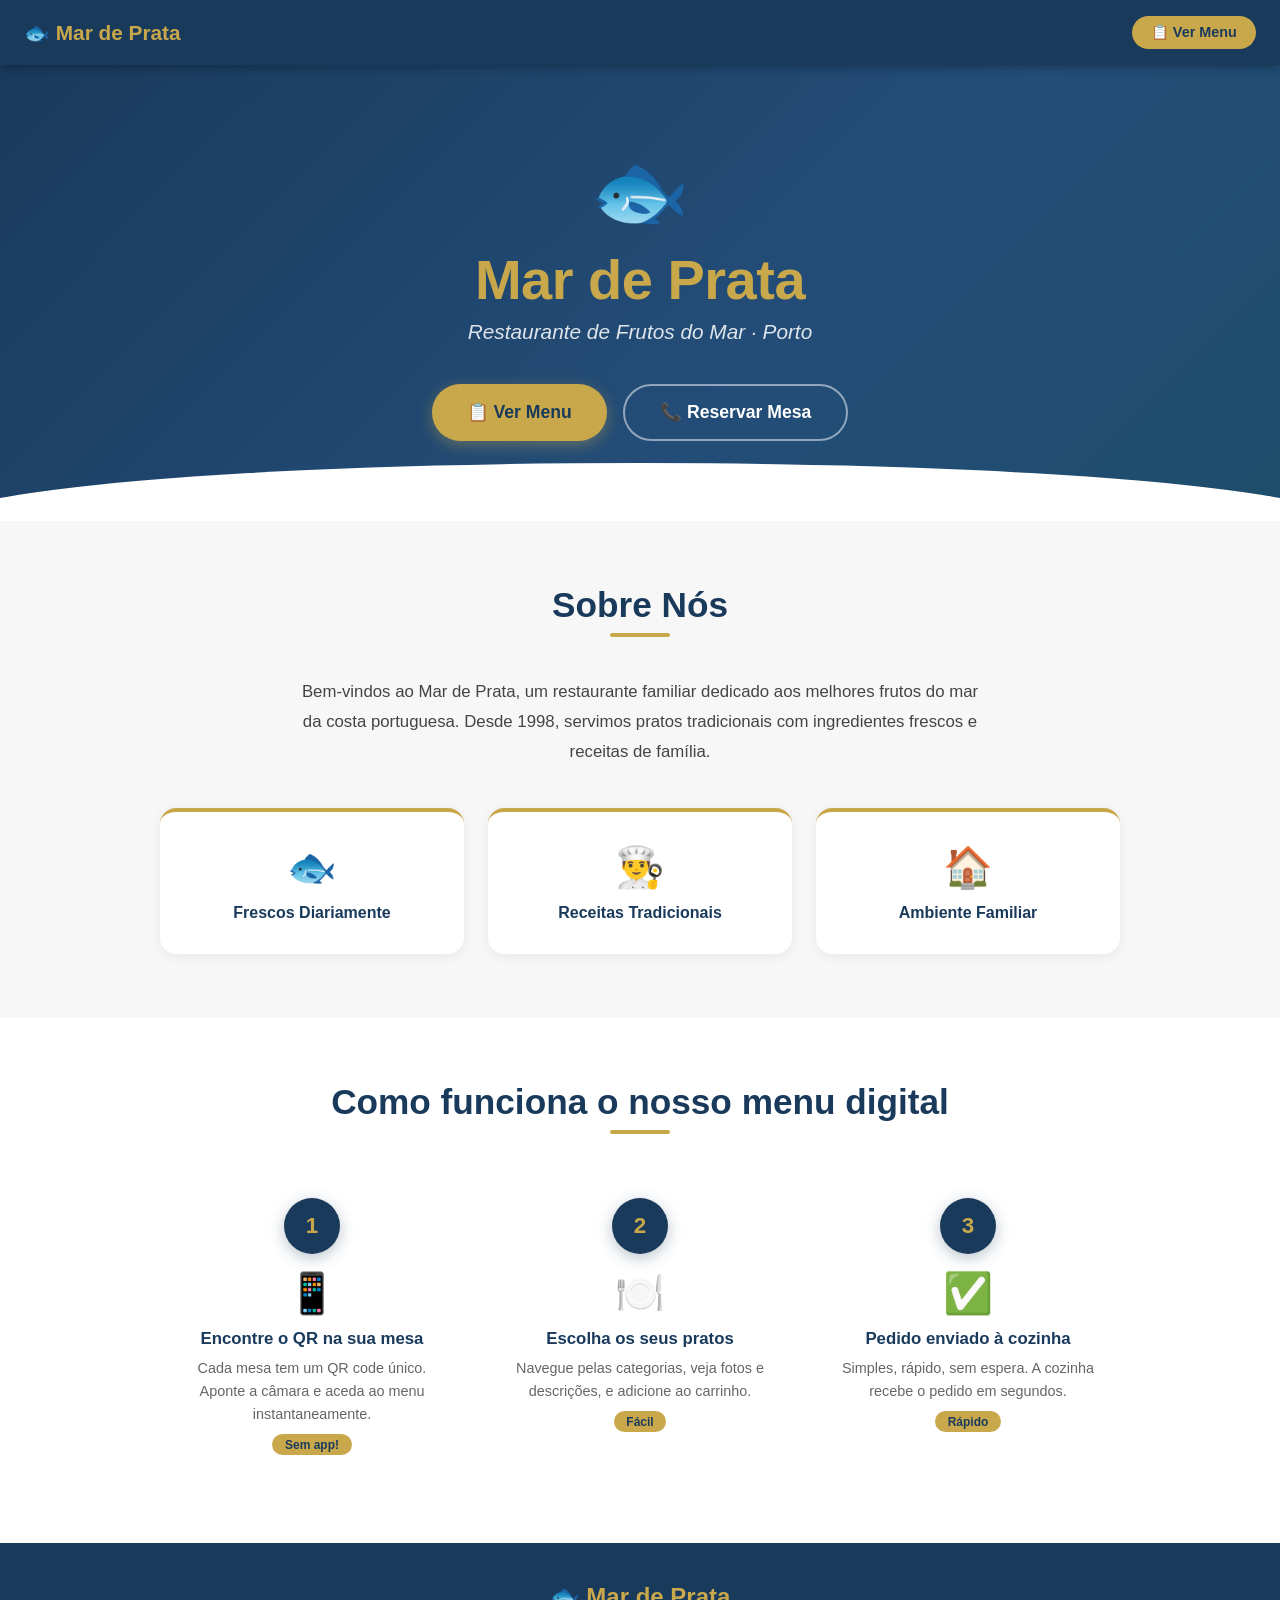
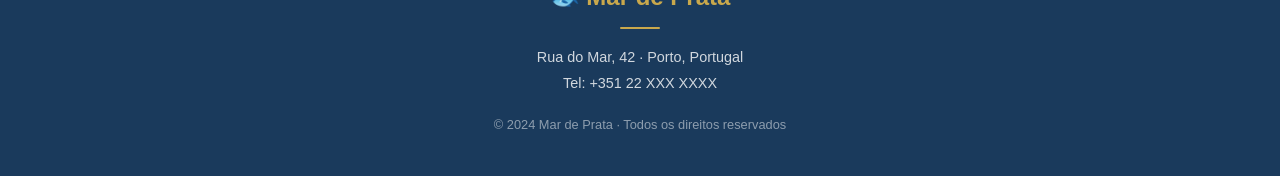
<file: mar-de-prata-app/src/main/resources/static/index.html>
<!DOCTYPE html>
<html lang="pt">
<head>
  <meta charset="UTF-8">
  <meta name="viewport" content="width=device-width, initial-scale=1.0">
  <title>Mar de Prata – Restaurante de Frutos do Mar · Porto</title>
  <style>
    *, *::before, *::after { box-sizing: border-box; margin: 0; padding: 0; }

    :root {
      --azul: #1a3a5c;
      --azul-light: #234d78;
      --dourado: #c9a84c;
      --dourado-light: #e8c76d;
      --branco: #ffffff;
      --cinza: #f7f7f7;
      --texto: #2d2d2d;
    }

    body {
      font-family: 'Segoe UI', Tahoma, Geneva, Verdana, sans-serif;
      color: var(--texto);
      background: var(--branco);
    }

    /* NAV */
    nav {
      background: var(--azul);
      padding: 1rem 1.5rem;
      display: flex;
      align-items: center;
      justify-content: space-between;
      position: sticky;
      top: 0;
      z-index: 100;
      box-shadow: 0 2px 10px rgba(0,0,0,0.3);
    }
    .nav-logo { color: var(--dourado); font-size: 1.3rem; font-weight: 700; text-decoration: none; }
    .nav-cta {
      background: var(--dourado);
      color: var(--azul);
      border: none;
      padding: 0.5rem 1.2rem;
      border-radius: 25px;
      font-weight: 700;
      font-size: 0.9rem;
      cursor: pointer;
      text-decoration: none;
      transition: background 0.2s;
    }
    .nav-cta:hover { background: var(--dourado-light); }

    /* HERO */
    .hero {
      background: linear-gradient(135deg, var(--azul) 0%, var(--azul-light) 60%, #1e4d6b 100%);
      color: var(--branco);
      text-align: center;
      padding: 5rem 1.5rem 4rem;
      position: relative;
      overflow: hidden;
    }
    .hero::before {
      content: '';
      position: absolute;
      bottom: -2px;
      left: 0;
      right: 0;
      height: 60px;
      background: var(--branco);
      clip-path: ellipse(55% 100% at 50% 100%);
    }
    .hero-logo {
      font-size: clamp(3rem, 10vw, 5rem);
      margin-bottom: 0.5rem;
      animation: float 3s ease-in-out infinite;
    }
    @keyframes float {
      0%, 100% { transform: translateY(0); }
      50% { transform: translateY(-8px); }
    }
    .hero h1 {
      font-size: clamp(2rem, 6vw, 3.5rem);
      color: var(--dourado);
      font-weight: 800;
      letter-spacing: -0.5px;
      margin-bottom: 0.5rem;
    }
    .hero .tagline {
      font-size: clamp(1rem, 3vw, 1.3rem);
      color: rgba(255,255,255,0.85);
      margin-bottom: 2.5rem;
      font-style: italic;
    }
    .hero-buttons {
      display: flex;
      gap: 1rem;
      justify-content: center;
      flex-wrap: wrap;
      margin-bottom: 1rem;
    }
    .btn-primary {
      background: var(--dourado);
      color: var(--azul);
      padding: 1rem 2.2rem;
      border-radius: 50px;
      font-weight: 800;
      font-size: 1.1rem;
      text-decoration: none;
      transition: all 0.2s;
      box-shadow: 0 4px 15px rgba(201,168,76,0.4);
      display: inline-flex;
      align-items: center;
      gap: 0.4rem;
    }
    .btn-primary:hover {
      background: var(--dourado-light);
      transform: translateY(-2px);
      box-shadow: 0 6px 20px rgba(201,168,76,0.5);
    }
    .btn-secondary {
      background: transparent;
      color: var(--branco);
      padding: 1rem 2.2rem;
      border-radius: 50px;
      font-weight: 700;
      font-size: 1.1rem;
      text-decoration: none;
      border: 2px solid rgba(255,255,255,0.5);
      transition: all 0.2s;
      display: inline-flex;
      align-items: center;
      gap: 0.4rem;
    }
    .btn-secondary:hover {
      border-color: var(--branco);
      background: rgba(255,255,255,0.1);
      transform: translateY(-2px);
    }

    /* SECTIONS */
    section { padding: 4rem 1.5rem; }
    .section-title {
      text-align: center;
      color: var(--azul);
      font-size: clamp(1.6rem, 4vw, 2.2rem);
      font-weight: 800;
      margin-bottom: 0.5rem;
    }
    .section-divider {
      width: 60px;
      height: 4px;
      background: var(--dourado);
      margin: 0 auto 2.5rem;
      border-radius: 2px;
    }
    .container { max-width: 960px; margin: 0 auto; }

    /* SOBRE NÓS */
    .sobre { background: var(--cinza); }
    .sobre p {
      text-align: center;
      font-size: 1.05rem;
      line-height: 1.8;
      color: #444;
      max-width: 680px;
      margin: 0 auto 2.5rem;
    }
    .sobre-icons {
      display: grid;
      grid-template-columns: repeat(auto-fit, minmax(180px, 1fr));
      gap: 1.5rem;
    }
    .sobre-icon-card {
      background: var(--branco);
      border-radius: 16px;
      padding: 2rem 1rem;
      text-align: center;
      box-shadow: 0 2px 12px rgba(0,0,0,0.07);
      border-top: 4px solid var(--dourado);
      transition: transform 0.2s;
    }
    .sobre-icon-card:hover { transform: translateY(-4px); }
    .sobre-icon-card .icon { font-size: 2.5rem; margin-bottom: 0.8rem; }
    .sobre-icon-card h3 { color: var(--azul); font-size: 1rem; font-weight: 700; }

    /* COMO FUNCIONA */
    .como-funciona { background: var(--branco); }
    .steps {
      display: grid;
      grid-template-columns: repeat(auto-fit, minmax(220px, 1fr));
      gap: 1.5rem;
      position: relative;
    }
    .step {
      text-align: center;
      padding: 1.5rem 1rem;
      position: relative;
    }
    .step-number {
      width: 56px;
      height: 56px;
      background: var(--azul);
      color: var(--dourado);
      border-radius: 50%;
      font-size: 1.4rem;
      font-weight: 800;
      display: flex;
      align-items: center;
      justify-content: center;
      margin: 0 auto 1rem;
      box-shadow: 0 4px 15px rgba(26,58,92,0.3);
    }
    .step-icon { font-size: 2.5rem; margin-bottom: 0.8rem; }
    .step h3 { color: var(--azul); font-size: 1.05rem; font-weight: 700; margin-bottom: 0.5rem; }
    .step p { color: #666; font-size: 0.9rem; line-height: 1.6; }
    .step-badge {
      display: inline-block;
      background: var(--dourado);
      color: var(--azul);
      font-size: 0.75rem;
      font-weight: 700;
      padding: 0.2rem 0.8rem;
      border-radius: 20px;
      margin-top: 0.5rem;
    }

    /* FOOTER */
    footer {
      background: var(--azul);
      color: rgba(255,255,255,0.8);
      text-align: center;
      padding: 2.5rem 1.5rem;
    }
    footer .footer-logo { color: var(--dourado); font-size: 1.5rem; font-weight: 800; margin-bottom: 0.5rem; }
    footer p { font-size: 0.9rem; line-height: 1.8; }
    footer .footer-divider { width: 40px; height: 2px; background: var(--dourado); margin: 1rem auto; border-radius: 1px; }
    footer .copyright { color: rgba(255,255,255,0.5); font-size: 0.8rem; margin-top: 1rem; }
  </style>
</head>
<body>

<!-- NAV -->
<nav>
  <span class="nav-logo">🐟 Mar de Prata</span>
  <a href="/menu.html?table=1" class="nav-cta">📋 Ver Menu</a>
</nav>

<!-- HERO -->
<section class="hero">
  <div class="hero-logo">🐟</div>
  <h1>Mar de Prata</h1>
  <p class="tagline">Restaurante de Frutos do Mar · Porto</p>
  <div class="hero-buttons">
    <a href="/menu.html?table=1" class="btn-primary">📋 Ver Menu</a>
    <a href="https://wa.me/351220000000" class="btn-secondary">📞 Reservar Mesa</a>
  </div>
</section>

<!-- SOBRE NÓS -->
<section class="sobre">
  <div class="container">
    <h2 class="section-title">Sobre Nós</h2>
    <div class="section-divider"></div>
    <p>
      Bem-vindos ao Mar de Prata, um restaurante familiar dedicado aos melhores frutos do mar da costa portuguesa.
      Desde 1998, servimos pratos tradicionais com ingredientes frescos e receitas de família.
    </p>
    <div class="sobre-icons">
      <div class="sobre-icon-card">
        <div class="icon">🐟</div>
        <h3>Frescos Diariamente</h3>
      </div>
      <div class="sobre-icon-card">
        <div class="icon">👨‍🍳</div>
        <h3>Receitas Tradicionais</h3>
      </div>
      <div class="sobre-icon-card">
        <div class="icon">🏠</div>
        <h3>Ambiente Familiar</h3>
      </div>
    </div>
  </div>
</section>

<!-- COMO FUNCIONA -->
<section class="como-funciona">
  <div class="container">
    <h2 class="section-title">Como funciona o nosso menu digital</h2>
    <div class="section-divider"></div>
    <div class="steps">
      <div class="step">
        <div class="step-number">1</div>
        <div class="step-icon">📱</div>
        <h3>Encontre o QR na sua mesa</h3>
        <p>Cada mesa tem um QR code único. Aponte a câmara e aceda ao menu instantaneamente.</p>
        <span class="step-badge">Sem app!</span>
      </div>
      <div class="step">
        <div class="step-number">2</div>
        <div class="step-icon">🍽️</div>
        <h3>Escolha os seus pratos</h3>
        <p>Navegue pelas categorias, veja fotos e descrições, e adicione ao carrinho.</p>
        <span class="step-badge">Fácil</span>
      </div>
      <div class="step">
        <div class="step-number">3</div>
        <div class="step-icon">✅</div>
        <h3>Pedido enviado à cozinha</h3>
        <p>Simples, rápido, sem espera. A cozinha recebe o pedido em segundos.</p>
        <span class="step-badge">Rápido</span>
      </div>
    </div>
  </div>
</section>

<!-- FOOTER -->
<footer>
  <div class="footer-logo">🐟 Mar de Prata</div>
  <div class="footer-divider"></div>
  <p>
    Rua do Mar, 42 · Porto, Portugal<br>
    Tel: +351 22 XXX XXXX
  </p>
  <p class="copyright">© 2024 Mar de Prata · Todos os direitos reservados</p>
</footer>

</body>
</html>
</file>
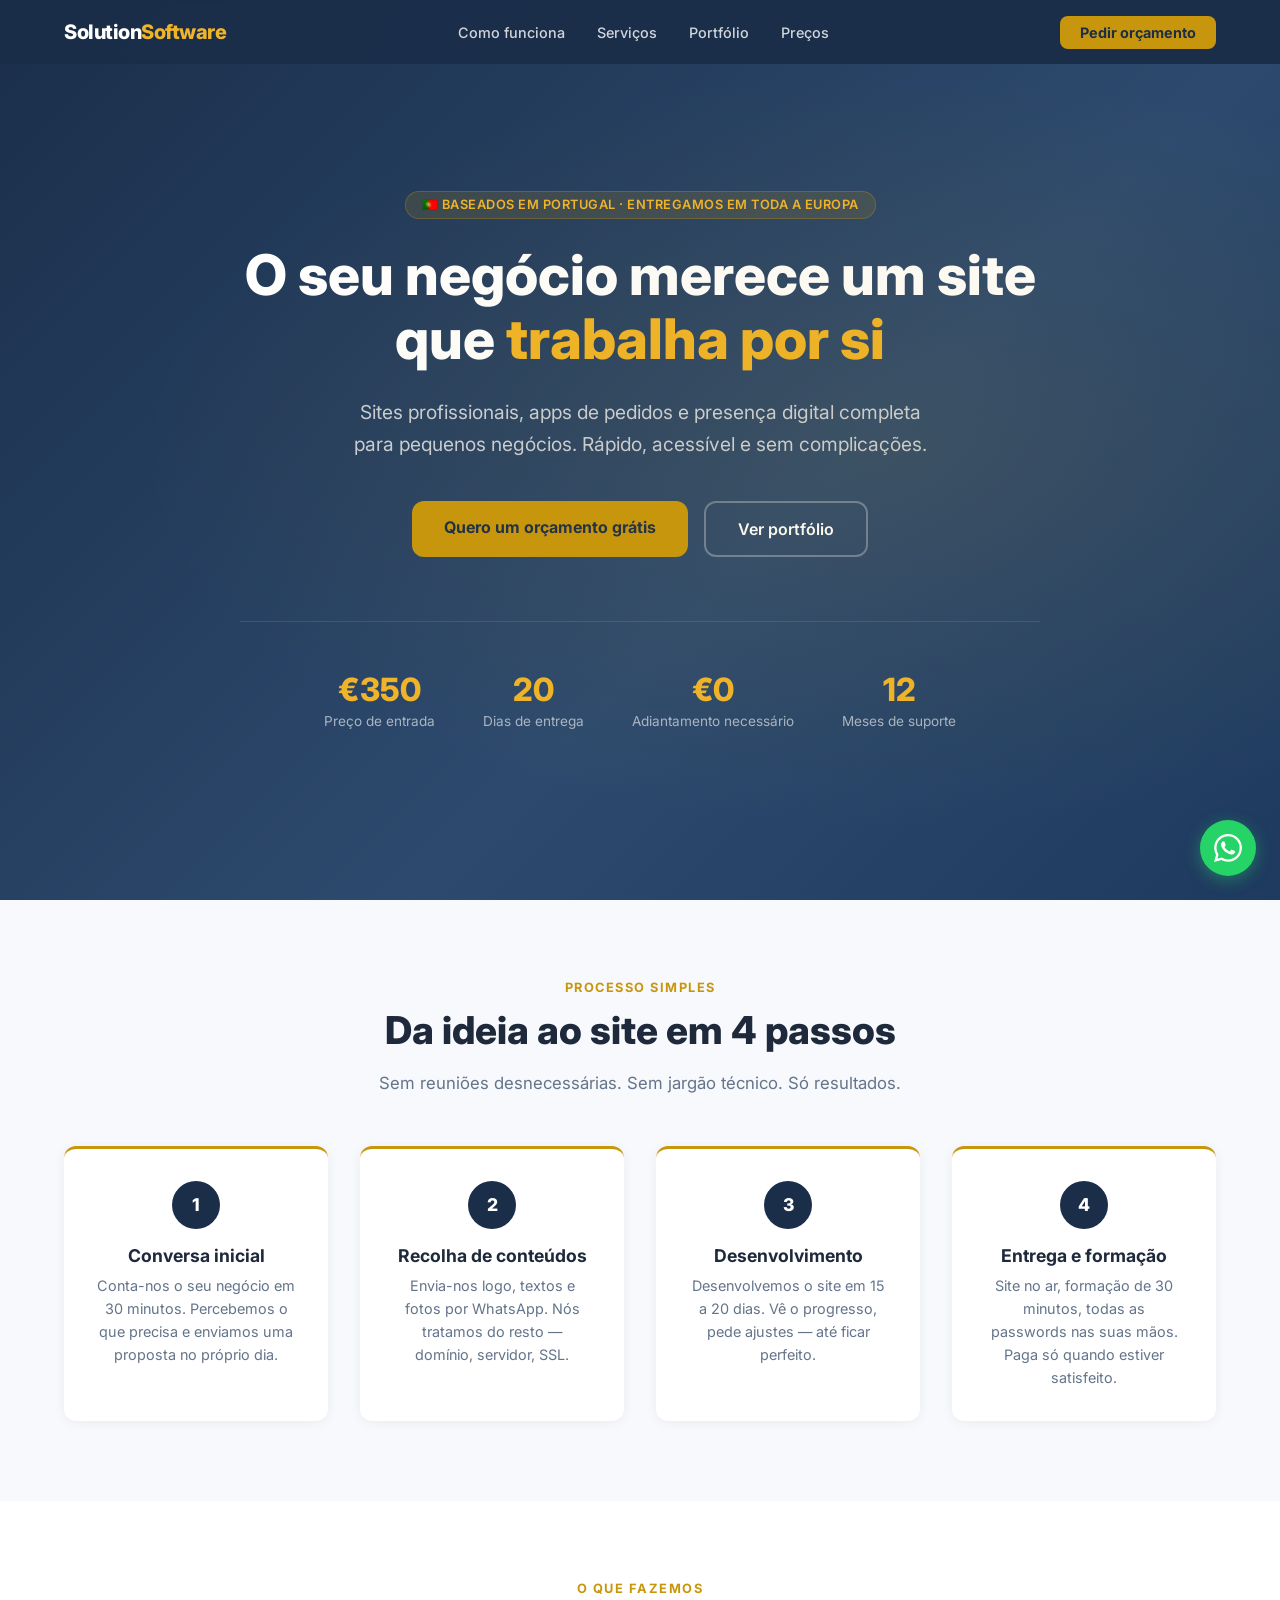
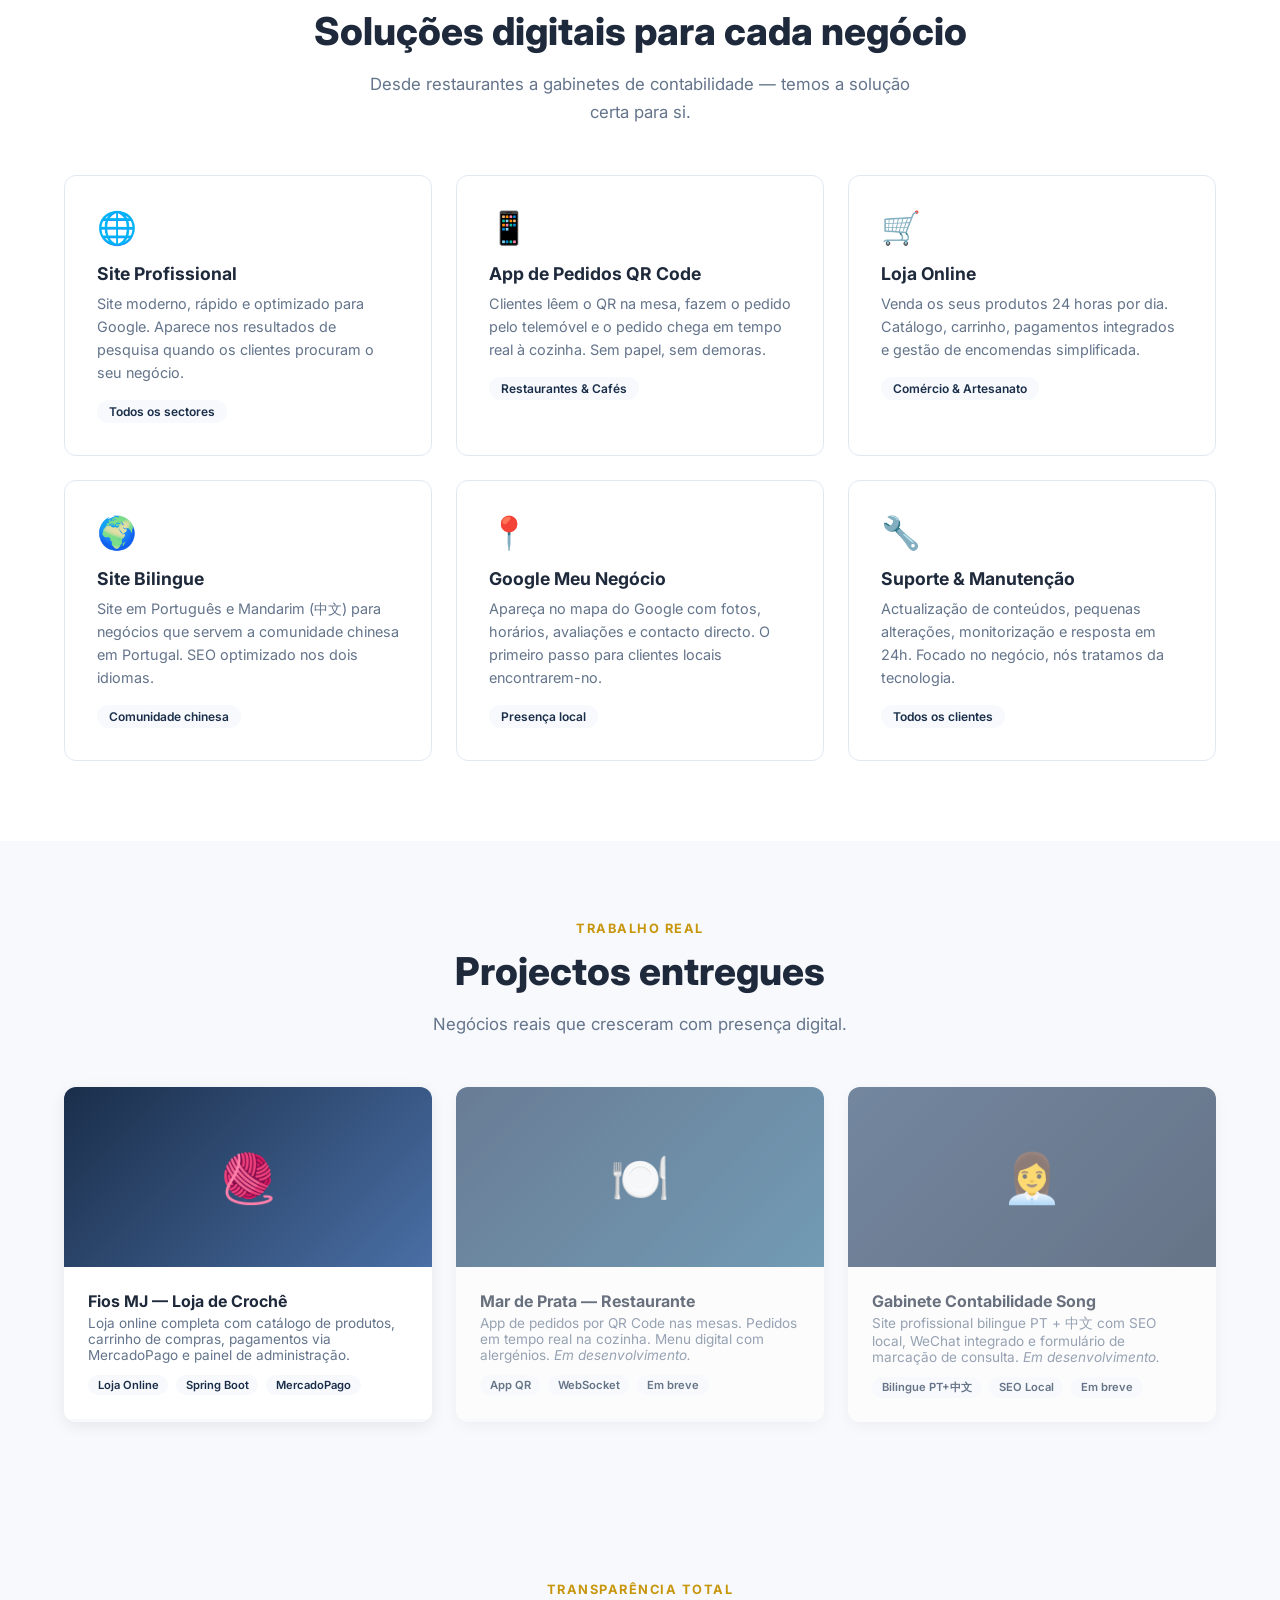
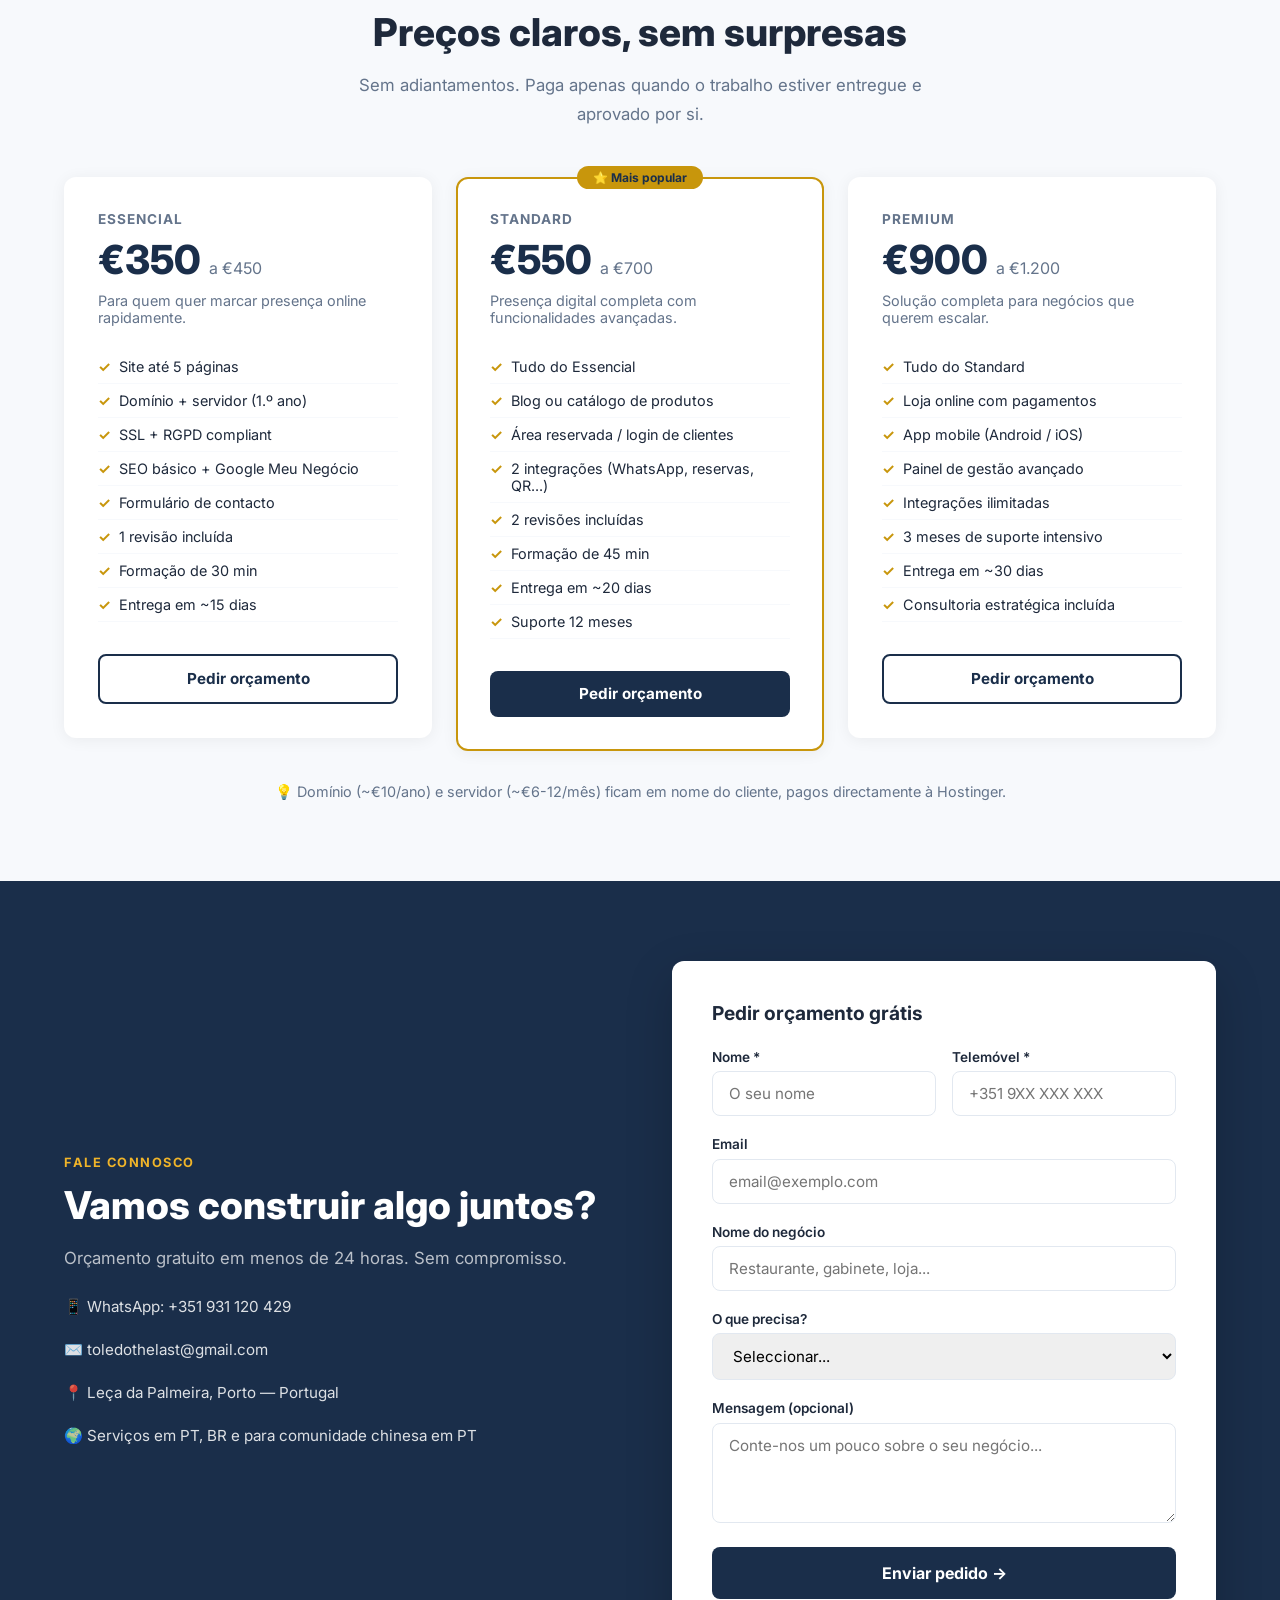
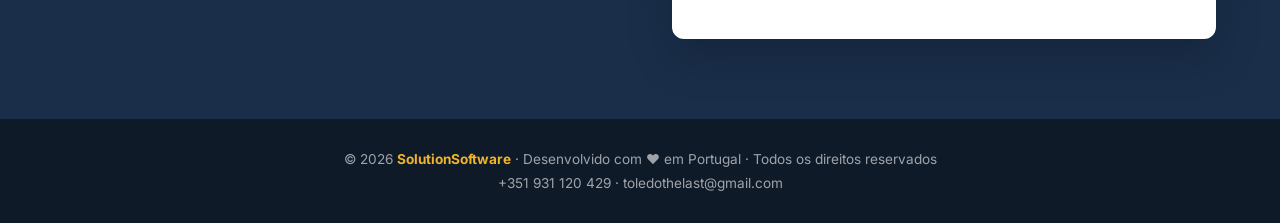
<file: solution-software-app/src/main/resources/static/index.html>
<!DOCTYPE html>
<html lang="pt">
<head>
  <meta charset="UTF-8">
  <meta name="viewport" content="width=device-width, initial-scale=1.0">
  <meta name="description" content="SolutionSoftware — Sites e aplicações para pequenos negócios em Portugal. Rápido, acessível, sem complicações.">
  <title>SolutionSoftware — Sites & Apps para o seu negócio</title>
  <link rel="preconnect" href="https://fonts.googleapis.com">
  <link href="https://fonts.googleapis.com/css2?family=Inter:wght@300;400;500;600;700;800&display=swap" rel="stylesheet">
  <style>
    *, *::before, *::after { box-sizing: border-box; margin: 0; padding: 0; }
    :root {
      --azul: #1a2e4a;
      --azul2: #2d4a6e;
      --dourado: #c8960c;
      --dourado2: #f0b429;
      --cinza: #f7f9fc;
      --texto: #1e293b;
      --subtexto: #64748b;
      --branco: #ffffff;
      --radius: 12px;
    }
    html { scroll-behavior: smooth; }
    body { font-family: 'Inter', sans-serif; color: var(--texto); background: var(--branco); }

    /* NAV */
    nav {
      position: fixed; top: 0; left: 0; right: 0; z-index: 100;
      background: rgba(26,46,74,0.97); backdrop-filter: blur(10px);
      display: flex; align-items: center; justify-content: space-between;
      padding: 0 5%; height: 64px;
    }
    .logo { color: var(--branco); font-weight: 800; font-size: 1.25rem; letter-spacing: -0.5px; }
    .logo span { color: var(--dourado2); }
    .nav-links { display: flex; gap: 2rem; list-style: none; }
    .nav-links a { color: rgba(255,255,255,0.8); text-decoration: none; font-size: 0.9rem; font-weight: 500; transition: color .2s; }
    .nav-links a:hover { color: var(--dourado2); }
    .nav-cta {
      background: var(--dourado); color: var(--azul); padding: 0.5rem 1.25rem;
      border-radius: 8px; font-weight: 700; font-size: 0.9rem; text-decoration: none;
      transition: background .2s;
    }
    .nav-cta:hover { background: var(--dourado2); }
    @media(max-width:768px){
      .nav-links { display: none; }
    }

    /* HERO */
    .hero {
      min-height: 100vh;
      background: linear-gradient(135deg, var(--azul) 0%, var(--azul2) 60%, #1e3a5f 100%);
      display: flex; align-items: center; justify-content: center;
      text-align: center; padding: 80px 5% 60px;
      position: relative; overflow: hidden;
    }
    .hero::before {
      content: ''; position: absolute; inset: 0;
      background: radial-gradient(ellipse at 70% 50%, rgba(200,150,12,0.1) 0%, transparent 60%);
    }
    .hero-badge {
      display: inline-block; background: rgba(200,150,12,0.15); color: var(--dourado2);
      border: 1px solid rgba(200,150,12,0.3); padding: 0.35rem 1rem;
      border-radius: 50px; font-size: 0.8rem; font-weight: 600; margin-bottom: 1.5rem;
      letter-spacing: 0.5px; text-transform: uppercase;
    }
    .hero h1 {
      font-size: clamp(2rem, 5vw, 3.5rem); color: var(--branco);
      font-weight: 800; line-height: 1.15; margin-bottom: 1.5rem; max-width: 800px; margin: 0 auto 1.5rem;
    }
    .hero h1 span { color: var(--dourado2); }
    .hero p {
      font-size: clamp(1rem, 2vw, 1.2rem); color: rgba(255,255,255,0.75);
      max-width: 600px; margin: 0 auto 2.5rem; line-height: 1.7;
    }
    .hero-btns { display: flex; gap: 1rem; justify-content: center; flex-wrap: wrap; }
    .btn-primary {
      background: var(--dourado); color: var(--azul); padding: 1rem 2rem;
      border-radius: var(--radius); font-weight: 700; font-size: 1rem;
      text-decoration: none; transition: all .2s; border: none; cursor: pointer;
    }
    .btn-primary:hover { background: var(--dourado2); transform: translateY(-2px); box-shadow: 0 8px 24px rgba(200,150,12,0.3); }
    .btn-secondary {
      background: transparent; color: var(--branco); padding: 1rem 2rem;
      border-radius: var(--radius); font-weight: 600; font-size: 1rem;
      text-decoration: none; border: 2px solid rgba(255,255,255,0.3); transition: all .2s;
    }
    .btn-secondary:hover { border-color: rgba(255,255,255,0.7); background: rgba(255,255,255,0.05); }
    .hero-stats {
      display: flex; gap: 3rem; justify-content: center; flex-wrap: wrap;
      margin-top: 4rem; padding-top: 3rem; border-top: 1px solid rgba(255,255,255,0.1);
    }
    .stat { text-align: center; }
    .stat-num { font-size: 2rem; font-weight: 800; color: var(--dourado2); display: block; }
    .stat-label { font-size: 0.85rem; color: rgba(255,255,255,0.6); margin-top: 0.25rem; }

    /* SECTIONS */
    section { padding: 80px 5%; }
    .section-label {
      font-size: 0.8rem; font-weight: 700; color: var(--dourado); text-transform: uppercase;
      letter-spacing: 1.5px; margin-bottom: 0.75rem;
    }
    .section-title { font-size: clamp(1.75rem, 3vw, 2.5rem); font-weight: 800; line-height: 1.2; margin-bottom: 1rem; }
    .section-sub { font-size: 1.05rem; color: var(--subtexto); max-width: 580px; line-height: 1.7; }
    .text-center { text-align: center; }
    .text-center .section-sub { margin: 0 auto; }

    /* COMO FUNCIONA */
    .steps-bg { background: var(--cinza); }
    .steps-grid {
      display: grid; grid-template-columns: repeat(auto-fit, minmax(220px, 1fr));
      gap: 2rem; margin-top: 3rem;
    }
    .step {
      background: var(--branco); border-radius: var(--radius); padding: 2rem;
      box-shadow: 0 2px 12px rgba(0,0,0,0.06); text-align: center;
      border-top: 3px solid var(--dourado);
    }
    .step-num {
      width: 48px; height: 48px; background: var(--azul); color: var(--branco);
      border-radius: 50%; display: flex; align-items: center; justify-content: center;
      font-weight: 800; font-size: 1.1rem; margin: 0 auto 1rem;
    }
    .step h3 { font-size: 1.1rem; font-weight: 700; margin-bottom: 0.5rem; }
    .step p { font-size: 0.9rem; color: var(--subtexto); line-height: 1.6; }

    /* SERVIÇOS */
    .services-grid {
      display: grid; grid-template-columns: repeat(auto-fit, minmax(280px, 1fr));
      gap: 1.5rem; margin-top: 3rem;
    }
    .service-card {
      border: 1.5px solid #e2e8f0; border-radius: var(--radius); padding: 2rem;
      transition: all .2s; position: relative; overflow: hidden;
    }
    .service-card:hover { border-color: var(--dourado); transform: translateY(-4px); box-shadow: 0 12px 32px rgba(0,0,0,0.08); }
    .service-icon { font-size: 2rem; margin-bottom: 1rem; }
    .service-card h3 { font-size: 1.1rem; font-weight: 700; margin-bottom: 0.5rem; }
    .service-card p { font-size: 0.9rem; color: var(--subtexto); line-height: 1.6; }
    .service-tag {
      display: inline-block; background: var(--cinza); color: var(--azul);
      padding: 0.25rem 0.75rem; border-radius: 50px; font-size: 0.75rem;
      font-weight: 600; margin-top: 1rem;
    }

    /* PREÇOS */
    .pricing-bg { background: var(--cinza); }
    .pricing-grid {
      display: grid; grid-template-columns: repeat(auto-fit, minmax(280px, 1fr));
      gap: 1.5rem; margin-top: 3rem; align-items: start;
    }
    .price-card {
      background: var(--branco); border-radius: var(--radius); padding: 2rem;
      box-shadow: 0 2px 16px rgba(0,0,0,0.06); border: 2px solid transparent;
    }
    .price-card.featured {
      border-color: var(--dourado); position: relative;
    }
    .featured-badge {
      position: absolute; top: -13px; left: 50%; transform: translateX(-50%);
      background: var(--dourado); color: var(--azul); padding: 0.25rem 1rem;
      border-radius: 50px; font-size: 0.75rem; font-weight: 700; white-space: nowrap;
    }
    .price-name { font-weight: 700; color: var(--subtexto); font-size: 0.85rem; text-transform: uppercase; letter-spacing: 1px; }
    .price-amount { font-size: 2.5rem; font-weight: 800; margin: 0.5rem 0; color: var(--azul); }
    .price-amount span { font-size: 1rem; font-weight: 400; color: var(--subtexto); }
    .price-desc { font-size: 0.9rem; color: var(--subtexto); margin-bottom: 1.5rem; }
    .price-features { list-style: none; margin-bottom: 2rem; }
    .price-features li { padding: 0.5rem 0; font-size: 0.9rem; border-bottom: 1px solid var(--cinza); display: flex; gap: 0.5rem; align-items: flex-start; }
    .price-features li::before { content: '✓'; color: var(--dourado); font-weight: 700; flex-shrink: 0; }
    .btn-plan {
      display: block; text-align: center; padding: 0.85rem;
      border-radius: 8px; font-weight: 700; font-size: 0.95rem;
      text-decoration: none; transition: all .2s;
    }
    .btn-plan-primary { background: var(--azul); color: var(--branco); }
    .btn-plan-primary:hover { background: var(--azul2); }
    .btn-plan-outline { border: 2px solid var(--azul); color: var(--azul); }
    .btn-plan-outline:hover { background: var(--azul); color: var(--branco); }

    /* PORTFÓLIO */
    .portfolio-grid {
      display: grid; grid-template-columns: repeat(auto-fit, minmax(280px, 1fr));
      gap: 1.5rem; margin-top: 3rem;
    }
    .portfolio-card {
      border-radius: var(--radius); overflow: hidden;
      box-shadow: 0 4px 16px rgba(0,0,0,0.08); transition: transform .2s;
    }
    .portfolio-card:hover { transform: translateY(-4px); }
    .portfolio-img {
      height: 180px; display: flex; align-items: center; justify-content: center;
      font-size: 3rem;
    }
    .portfolio-body { padding: 1.5rem; background: var(--branco); }
    .portfolio-body h3 { font-size: 1rem; font-weight: 700; margin-bottom: 0.25rem; }
    .portfolio-body p { font-size: 0.85rem; color: var(--subtexto); }
    .portfolio-tags { display: flex; gap: 0.5rem; margin-top: 0.75rem; flex-wrap: wrap; }
    .portfolio-tag {
      font-size: 0.7rem; font-weight: 600; padding: 0.2rem 0.6rem;
      border-radius: 50px; background: var(--cinza); color: var(--azul);
    }
    .coming-soon { opacity: 0.65; }

    /* CONTACTO */
    .contact-bg { background: var(--azul); }
    .contact-wrap {
      display: grid; grid-template-columns: 1fr 1fr; gap: 4rem; align-items: center;
    }
    @media(max-width:768px){ .contact-wrap { grid-template-columns: 1fr; } }
    .contact-info .section-title { color: var(--branco); }
    .contact-info .section-sub { color: rgba(255,255,255,0.7); }
    .contact-detail { display: flex; align-items: center; gap: 0.75rem; margin-top: 1.5rem; }
    .contact-detail span { color: rgba(255,255,255,0.85); font-size: 0.95rem; }
    .contact-form {
      background: var(--branco); border-radius: var(--radius); padding: 2.5rem;
      box-shadow: 0 16px 48px rgba(0,0,0,0.2);
    }
    .form-group { margin-bottom: 1.25rem; }
    .form-group label { display: block; font-size: 0.85rem; font-weight: 600; margin-bottom: 0.4rem; color: var(--texto); }
    .form-group input, .form-group select, .form-group textarea {
      width: 100%; padding: 0.75rem 1rem; border: 1.5px solid #e2e8f0;
      border-radius: 8px; font-size: 0.95rem; font-family: inherit;
      transition: border-color .2s; outline: none;
    }
    .form-group input:focus, .form-group select:focus, .form-group textarea:focus { border-color: var(--dourado); }
    .form-group textarea { resize: vertical; min-height: 100px; }
    .form-row { display: grid; grid-template-columns: 1fr 1fr; gap: 1rem; }
    @media(max-width:500px){ .form-row { grid-template-columns: 1fr; } }
    .btn-submit {
      width: 100%; padding: 1rem; background: var(--azul); color: var(--branco);
      border: none; border-radius: 8px; font-size: 1rem; font-weight: 700;
      cursor: pointer; transition: all .2s; font-family: inherit;
    }
    .btn-submit:hover { background: var(--azul2); transform: translateY(-1px); }

    /* FOOTER */
    footer {
      background: #0f1a29; color: rgba(255,255,255,0.6);
      text-align: center; padding: 2rem 5%; font-size: 0.85rem;
    }
    footer strong { color: var(--dourado2); }

    /* WHATSAPP FLOAT */
    .wa-btn {
      position: fixed; bottom: 1.5rem; right: 1.5rem; z-index: 999;
      width: 56px; height: 56px; border-radius: 50%; background: #25D366;
      display: flex; align-items: center; justify-content: center;
      box-shadow: 0 4px 16px rgba(37,211,102,0.4); text-decoration: none;
      transition: transform .2s;
    }
    .wa-btn:hover { transform: scale(1.1); }
    .wa-btn svg { width: 28px; height: 28px; fill: white; }
  </style>
</head>
<body>

<!-- NAV -->
<nav>
  <div class="logo">Solution<span>Software</span></div>
  <ul class="nav-links">
    <li><a href="#como-funciona">Como funciona</a></li>
    <li><a href="#servicos">Serviços</a></li>
    <li><a href="#portfolio">Portfólio</a></li>
    <li><a href="#precos">Preços</a></li>
  </ul>
  <a href="#contacto" class="nav-cta">Pedir orçamento</a>
</nav>

<!-- HERO -->
<section class="hero">
  <div>
    <div class="hero-badge">🇵🇹 Baseados em Portugal · Entregamos em toda a Europa</div>
    <h1>O seu negócio merece um site que <span>trabalha por si</span></h1>
    <p>Sites profissionais, apps de pedidos e presença digital completa para pequenos negócios. Rápido, acessível e sem complicações.</p>
    <div class="hero-btns">
      <a href="#contacto" class="btn-primary">Quero um orçamento grátis</a>
      <a href="#portfolio" class="btn-secondary">Ver portfólio</a>
    </div>
    <div class="hero-stats">
      <div class="stat">
        <span class="stat-num">€350</span>
        <div class="stat-label">Preço de entrada</div>
      </div>
      <div class="stat">
        <span class="stat-num">20</span>
        <div class="stat-label">Dias de entrega</div>
      </div>
      <div class="stat">
        <span class="stat-num">€0</span>
        <div class="stat-label">Adiantamento necessário</div>
      </div>
      <div class="stat">
        <span class="stat-num">12</span>
        <div class="stat-label">Meses de suporte</div>
      </div>
    </div>
  </div>
</section>

<!-- COMO FUNCIONA -->
<section id="como-funciona" class="steps-bg">
  <div class="text-center">
    <div class="section-label">Processo simples</div>
    <h2 class="section-title">Da ideia ao site em 4 passos</h2>
    <p class="section-sub">Sem reuniões desnecessárias. Sem jargão técnico. Só resultados.</p>
  </div>
  <div class="steps-grid">
    <div class="step">
      <div class="step-num">1</div>
      <h3>Conversa inicial</h3>
      <p>Conta-nos o seu negócio em 30 minutos. Percebemos o que precisa e enviamos uma proposta no próprio dia.</p>
    </div>
    <div class="step">
      <div class="step-num">2</div>
      <h3>Recolha de conteúdos</h3>
      <p>Envia-nos logo, textos e fotos por WhatsApp. Nós tratamos do resto — domínio, servidor, SSL.</p>
    </div>
    <div class="step">
      <div class="step-num">3</div>
      <h3>Desenvolvimento</h3>
      <p>Desenvolvemos o site em 15 a 20 dias. Vê o progresso, pede ajustes — até ficar perfeito.</p>
    </div>
    <div class="step">
      <div class="step-num">4</div>
      <h3>Entrega e formação</h3>
      <p>Site no ar, formação de 30 minutos, todas as passwords nas suas mãos. Paga só quando estiver satisfeito.</p>
    </div>
  </div>
</section>

<!-- SERVIÇOS -->
<section id="servicos">
  <div class="text-center">
    <div class="section-label">O que fazemos</div>
    <h2 class="section-title">Soluções digitais para cada negócio</h2>
    <p class="section-sub">Desde restaurantes a gabinetes de contabilidade — temos a solução certa para si.</p>
  </div>
  <div class="services-grid">
    <div class="service-card">
      <div class="service-icon">🌐</div>
      <h3>Site Profissional</h3>
      <p>Site moderno, rápido e optimizado para Google. Aparece nos resultados de pesquisa quando os clientes procuram o seu negócio.</p>
      <span class="service-tag">Todos os sectores</span>
    </div>
    <div class="service-card">
      <div class="service-icon">📱</div>
      <h3>App de Pedidos QR Code</h3>
      <p>Clientes lêem o QR na mesa, fazem o pedido pelo telemóvel e o pedido chega em tempo real à cozinha. Sem papel, sem demoras.</p>
      <span class="service-tag">Restaurantes & Cafés</span>
    </div>
    <div class="service-card">
      <div class="service-icon">🛒</div>
      <h3>Loja Online</h3>
      <p>Venda os seus produtos 24 horas por dia. Catálogo, carrinho, pagamentos integrados e gestão de encomendas simplificada.</p>
      <span class="service-tag">Comércio & Artesanato</span>
    </div>
    <div class="service-card">
      <div class="service-icon">🌍</div>
      <h3>Site Bilingue</h3>
      <p>Site em Português e Mandarim (中文) para negócios que servem a comunidade chinesa em Portugal. SEO optimizado nos dois idiomas.</p>
      <span class="service-tag">Comunidade chinesa</span>
    </div>
    <div class="service-card">
      <div class="service-icon">📍</div>
      <h3>Google Meu Negócio</h3>
      <p>Apareça no mapa do Google com fotos, horários, avaliações e contacto directo. O primeiro passo para clientes locais encontrarem-no.</p>
      <span class="service-tag">Presença local</span>
    </div>
    <div class="service-card">
      <div class="service-icon">🔧</div>
      <h3>Suporte & Manutenção</h3>
      <p>Actualização de conteúdos, pequenas alterações, monitorização e resposta em 24h. Focado no negócio, nós tratamos da tecnologia.</p>
      <span class="service-tag">Todos os clientes</span>
    </div>
  </div>
</section>

<!-- PORTFÓLIO -->
<section id="portfolio" style="background: var(--cinza);">
  <div class="text-center">
    <div class="section-label">Trabalho real</div>
    <h2 class="section-title">Projectos entregues</h2>
    <p class="section-sub">Negócios reais que cresceram com presença digital.</p>
  </div>
  <div class="portfolio-grid">
    <div class="portfolio-card">
      <div class="portfolio-img" style="background: linear-gradient(135deg,#1a2e4a,#4a6fa5);">🧶</div>
      <div class="portfolio-body">
        <h3>Fios MJ — Loja de Crochê</h3>
        <p>Loja online completa com catálogo de produtos, carrinho de compras, pagamentos via MercadoPago e painel de administração.</p>
        <div class="portfolio-tags">
          <span class="portfolio-tag">Loja Online</span>
          <span class="portfolio-tag">Spring Boot</span>
          <span class="portfolio-tag">MercadoPago</span>
        </div>
      </div>
    </div>
    <div class="portfolio-card coming-soon">
      <div class="portfolio-img" style="background: linear-gradient(135deg,#1e3a5f,#2d6a8f);">🍽️</div>
      <div class="portfolio-body">
        <h3>Mar de Prata — Restaurante</h3>
        <p>App de pedidos por QR Code nas mesas. Pedidos em tempo real na cozinha. Menu digital com alergénios. <em>Em desenvolvimento.</em></p>
        <div class="portfolio-tags">
          <span class="portfolio-tag">App QR</span>
          <span class="portfolio-tag">WebSocket</span>
          <span class="portfolio-tag">Em breve</span>
        </div>
      </div>
    </div>
    <div class="portfolio-card coming-soon">
      <div class="portfolio-img" style="background: linear-gradient(135deg,#2d4a6e,#1a2e4a);">👩‍💼</div>
      <div class="portfolio-body">
        <h3>Gabinete Contabilidade Song</h3>
        <p>Site profissional bilingue PT + 中文 com SEO local, WeChat integrado e formulário de marcação de consulta. <em>Em desenvolvimento.</em></p>
        <div class="portfolio-tags">
          <span class="portfolio-tag">Bilingue PT+中文</span>
          <span class="portfolio-tag">SEO Local</span>
          <span class="portfolio-tag">Em breve</span>
        </div>
      </div>
    </div>
  </div>
</section>

<!-- PREÇOS -->
<section id="precos" class="pricing-bg">
  <div class="text-center">
    <div class="section-label">Transparência total</div>
    <h2 class="section-title">Preços claros, sem surpresas</h2>
    <p class="section-sub">Sem adiantamentos. Paga apenas quando o trabalho estiver entregue e aprovado por si.</p>
  </div>
  <div class="pricing-grid">
    <div class="price-card">
      <div class="price-name">Essencial</div>
      <div class="price-amount">€350 <span>a €450</span></div>
      <div class="price-desc">Para quem quer marcar presença online rapidamente.</div>
      <ul class="price-features">
        <li>Site até 5 páginas</li>
        <li>Domínio + servidor (1.º ano)</li>
        <li>SSL + RGPD compliant</li>
        <li>SEO básico + Google Meu Negócio</li>
        <li>Formulário de contacto</li>
        <li>1 revisão incluída</li>
        <li>Formação de 30 min</li>
        <li>Entrega em ~15 dias</li>
      </ul>
      <a href="#contacto" class="btn-plan btn-plan-outline">Pedir orçamento</a>
    </div>
    <div class="price-card featured">
      <div class="featured-badge">⭐ Mais popular</div>
      <div class="price-name">Standard</div>
      <div class="price-amount">€550 <span>a €700</span></div>
      <div class="price-desc">Presença digital completa com funcionalidades avançadas.</div>
      <ul class="price-features">
        <li>Tudo do Essencial</li>
        <li>Blog ou catálogo de produtos</li>
        <li>Área reservada / login de clientes</li>
        <li>2 integrações (WhatsApp, reservas, QR...)</li>
        <li>2 revisões incluídas</li>
        <li>Formação de 45 min</li>
        <li>Entrega em ~20 dias</li>
        <li>Suporte 12 meses</li>
      </ul>
      <a href="#contacto" class="btn-plan btn-plan-primary">Pedir orçamento</a>
    </div>
    <div class="price-card">
      <div class="price-name">Premium</div>
      <div class="price-amount">€900 <span>a €1.200</span></div>
      <div class="price-desc">Solução completa para negócios que querem escalar.</div>
      <ul class="price-features">
        <li>Tudo do Standard</li>
        <li>Loja online com pagamentos</li>
        <li>App mobile (Android / iOS)</li>
        <li>Painel de gestão avançado</li>
        <li>Integrações ilimitadas</li>
        <li>3 meses de suporte intensivo</li>
        <li>Entrega em ~30 dias</li>
        <li>Consultoria estratégica incluída</li>
      </ul>
      <a href="#contacto" class="btn-plan btn-plan-outline">Pedir orçamento</a>
    </div>
  </div>
  <p style="text-align:center; margin-top:2rem; font-size:0.9rem; color:var(--subtexto);">
    💡 Domínio (~€10/ano) e servidor (~€6-12/mês) ficam em nome do cliente, pagos directamente à Hostinger.
  </p>
</section>

<!-- CONTACTO -->
<section id="contacto" class="contact-bg">
  <div class="contact-wrap">
    <div class="contact-info">
      <div class="section-label" style="color:var(--dourado2);">Fale connosco</div>
      <h2 class="section-title">Vamos construir algo juntos?</h2>
      <p class="section-sub">Orçamento gratuito em menos de 24 horas. Sem compromisso.</p>
      <div class="contact-detail">
        <span>📱 WhatsApp: +351 931 120 429</span>
      </div>
      <div class="contact-detail">
        <span>✉️ toledothelast@gmail.com</span>
      </div>
      <div class="contact-detail">
        <span>📍 Leça da Palmeira, Porto — Portugal</span>
      </div>
      <div class="contact-detail">
        <span>🌍 Serviços em PT, BR e para comunidade chinesa em PT</span>
      </div>
    </div>
    <div class="contact-form">
      <h3 style="margin-bottom:1.5rem; font-size:1.2rem;">Pedir orçamento grátis</h3>
      <form id="contactForm">
        <div class="form-row">
          <div class="form-group">
            <label>Nome *</label>
            <input type="text" name="nome" required placeholder="O seu nome">
          </div>
          <div class="form-group">
            <label>Telemóvel *</label>
            <input type="tel" name="telefone" required placeholder="+351 9XX XXX XXX">
          </div>
        </div>
        <div class="form-group">
          <label>Email</label>
          <input type="email" name="email" placeholder="email@exemplo.com">
        </div>
        <div class="form-group">
          <label>Nome do negócio</label>
          <input type="text" name="empresa" placeholder="Restaurante, gabinete, loja...">
        </div>
        <div class="form-group">
          <label>O que precisa?</label>
          <select name="pacote">
            <option value="">Seleccionar...</option>
            <option value="essencial">Site simples (Essencial)</option>
            <option value="standard">Site completo (Standard)</option>
            <option value="qr">App QR Code para restaurante</option>
            <option value="loja">Loja online</option>
            <option value="bilingue">Site bilingue PT + 中文</option>
            <option value="premium">Solução completa (Premium)</option>
            <option value="outro">Outro / Não sei ainda</option>
          </select>
        </div>
        <div class="form-group">
          <label>Mensagem (opcional)</label>
          <textarea name="mensagem" placeholder="Conte-nos um pouco sobre o seu negócio..."></textarea>
        </div>
        <button type="submit" class="btn-submit">Enviar pedido →</button>
        <p id="form-msg" style="margin-top:1rem; text-align:center; font-size:0.9rem; display:none;"></p>
      </form>
    </div>
  </div>
</section>

<footer>
  <p>© 2026 <strong>SolutionSoftware</strong> · Desenvolvido com ❤️ em Portugal · Todos os direitos reservados</p>
  <p style="margin-top:0.5rem;">+351 931 120 429 · toledothelast@gmail.com</p>
</footer>

<!-- WhatsApp float -->
<a class="wa-btn" href="https://wa.me/351931120429?text=Olá!%20Vi%20o%20site%20da%20SolutionSoftware%20e%20gostaria%20de%20pedir%20um%20orçamento." target="_blank" title="WhatsApp">
  <svg viewBox="0 0 24 24"><path d="M17.472 14.382c-.297-.149-1.758-.867-2.03-.967-.273-.099-.471-.148-.67.15-.197.297-.767.966-.94 1.164-.173.199-.347.223-.644.075-.297-.15-1.255-.463-2.39-1.475-.883-.788-1.48-1.761-1.653-2.059-.173-.297-.018-.458.13-.606.134-.133.298-.347.446-.52.149-.174.198-.298.298-.497.099-.198.05-.371-.025-.52-.075-.149-.669-1.612-.916-2.207-.242-.579-.487-.5-.669-.51-.173-.008-.371-.01-.57-.01-.198 0-.52.074-.792.372-.272.297-1.04 1.016-1.04 2.479 0 1.462 1.065 2.875 1.213 3.074.149.198 2.096 3.2 5.077 4.487.709.306 1.262.489 1.694.625.712.227 1.36.195 1.871.118.571-.085 1.758-.719 2.006-1.413.248-.694.248-1.289.173-1.413-.074-.124-.272-.198-.57-.347m-5.421 7.403h-.004a9.87 9.87 0 01-5.031-1.378l-.361-.214-3.741.982.998-3.648-.235-.374a9.86 9.86 0 01-1.51-5.26c.001-5.45 4.436-9.884 9.888-9.884 2.64 0 5.122 1.03 6.988 2.898a9.825 9.825 0 012.893 6.994c-.003 5.45-4.437 9.884-9.885 9.884m8.413-18.297A11.815 11.815 0 0012.05 0C5.495 0 .16 5.335.157 11.892c0 2.096.547 4.142 1.588 5.945L.057 24l6.305-1.654a11.882 11.882 0 005.683 1.448h.005c6.554 0 11.89-5.335 11.893-11.893a11.821 11.821 0 00-3.48-8.413z"/></svg>
</a>

<script>
  document.getElementById('contactForm').addEventListener('submit', async function(e) {
    e.preventDefault();
    const data = Object.fromEntries(new FormData(this));
    const msg = document.getElementById('form-msg');
    try {
      const res = await fetch('/api/contact', {
        method: 'POST',
        headers: {'Content-Type':'application/json'},
        body: JSON.stringify(data)
      });
      if (res.ok) {
        msg.style.color = '#16a34a';
        msg.textContent = '✅ Mensagem enviada! Entraremos em contacto em menos de 24h.';
        this.reset();
      } else {
        throw new Error();
      }
    } catch {
      msg.style.color = '#dc2626';
      msg.textContent = '❌ Erro ao enviar. Por favor contacte-nos pelo WhatsApp.';
    }
    msg.style.display = 'block';
  });
</script>
</body>
</html>
</file>
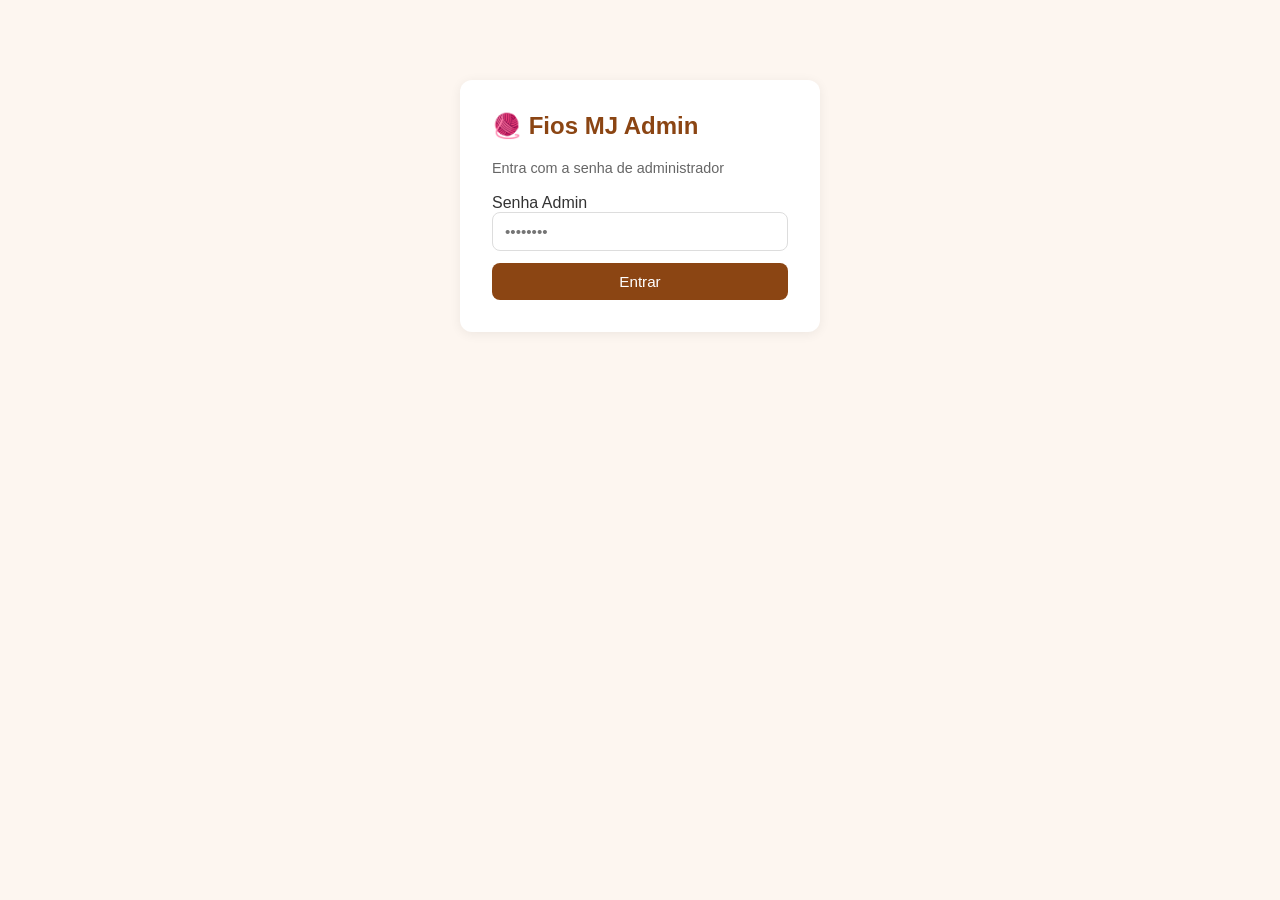
<file: src/main/resources/static/admin.html>
<!DOCTYPE html>
<html lang="pt-BR">
<head>
  <meta charset="UTF-8"/>
  <meta name="viewport" content="width=device-width, initial-scale=1.0"/>
  <title>Fios MJ — Admin</title>
  <style>
    * { box-sizing: border-box; margin: 0; padding: 0; }
    body { font-family: sans-serif; background: #fdf6f0; color: #333; }
    header { background: #8B4513; color: white; padding: 16px 24px; display: flex; align-items: center; gap: 12px; }
    header h1 { font-size: 1.2rem; }
    .badge { background: #fff3; padding: 2px 8px; border-radius: 12px; font-size: 0.8rem; }
    main { max-width: 1000px; margin: 24px auto; padding: 0 16px; }

    /* LOGIN */
    #login-screen { max-width: 360px; margin: 80px auto; background: white; border-radius: 12px; padding: 32px; box-shadow: 0 2px 12px #0001; }
    #login-screen h2 { margin-bottom: 20px; color: #8B4513; }
    input, textarea, select { width: 100%; padding: 10px 12px; border: 1.5px solid #ddd; border-radius: 8px; font-size: 0.95rem; margin-bottom: 12px; }
    input:focus, textarea:focus, select:focus { outline: none; border-color: #8B4513; }
    button { padding: 10px 20px; border: none; border-radius: 8px; cursor: pointer; font-size: 0.95rem; }
    .btn-primary { background: #8B4513; color: white; }
    .btn-primary:hover { background: #7a3a10; }
    .btn-danger { background: #e53e3e; color: white; }
    .btn-success { background: #38a169; color: white; }
    .btn-sm { padding: 6px 12px; font-size: 0.82rem; }
    .btn-outline { background: white; border: 1.5px solid #8B4513; color: #8B4513; }

    /* TOOLBAR */
    .toolbar { display: flex; gap: 12px; margin-bottom: 20px; flex-wrap: wrap; align-items: center; }
    .toolbar h2 { flex: 1; font-size: 1.1rem; }

    /* CARDS */
    .products-grid { display: grid; grid-template-columns: repeat(auto-fill, minmax(280px, 1fr)); gap: 16px; }
    .product-card { background: white; border-radius: 12px; box-shadow: 0 1px 6px #0001; overflow: hidden; }
    .product-card img { width: 100%; height: 180px; object-fit: cover; background: #f5e6d8; }
    .product-card .info { padding: 14px; }
    .product-card .name { font-weight: 600; margin-bottom: 4px; }
    .product-card .cat { font-size: 0.8rem; color: #888; margin-bottom: 6px; }
    .product-card .price { color: #8B4513; font-weight: 700; font-size: 1.05rem; }
    .product-card .stock { font-size: 0.8rem; color: #555; margin-top: 4px; }
    .product-card .actions { padding: 10px 14px; display: flex; gap: 8px; border-top: 1px solid #f0e8e0; }
    .inactive { opacity: 0.5; }
    .tag-inactive { display: inline-block; background: #fed7d7; color: #c53030; font-size: 0.75rem; padding: 2px 8px; border-radius: 10px; margin-left: 6px; }

    /* MODAL */
    .modal-overlay { position: fixed; inset: 0; background: #0006; display: flex; align-items: center; justify-content: center; z-index: 100; }
    .modal { background: white; border-radius: 14px; padding: 28px; width: 100%; max-width: 520px; max-height: 90vh; overflow-y: auto; }
    .modal h3 { margin-bottom: 18px; color: #8B4513; }
    .modal label { display: block; font-size: 0.85rem; font-weight: 600; margin-bottom: 4px; color: #555; }
    .modal-footer { display: flex; gap: 10px; justify-content: flex-end; margin-top: 16px; }

    /* SIZES */
    .sizes-row { display: flex; gap: 8px; align-items: center; margin-bottom: 8px; }
    .sizes-row input { margin-bottom: 0; }

    /* ALERT */
    .alert { padding: 10px 14px; border-radius: 8px; margin-bottom: 16px; font-size: 0.9rem; }
    .alert-success { background: #c6f6d5; color: #276749; }
    .alert-error { background: #fed7d7; color: #9b2c2c; }

    .spinner { text-align: center; padding: 60px; font-size: 1.5rem; color: #8B4513; }
  </style>
</head>
<body>

<!-- LOGIN -->
<div id="login-screen" style="display:block">
  <h2>🧶 Fios MJ Admin</h2>
  <p style="margin-bottom:18px;color:#666;font-size:0.9rem">Entra com a senha de administrador</p>
  <label>Senha Admin</label>
  <input type="password" id="login-input" placeholder="••••••••" onkeydown="if(event.key==='Enter')doLogin()"/>
  <button class="btn-primary" style="width:100%" onclick="doLogin()">Entrar</button>
  <div id="login-error" class="alert alert-error" style="display:none;margin-top:12px"></div>
</div>

<!-- PAINEL -->
<div id="panel" style="display:none">
  <header>
    <span style="font-size:1.5rem">🧶</span>
    <h1>Fios MJ — Painel Admin</h1>
    <span class="badge" id="product-count">...</span>
    <button class="btn-outline btn-sm" style="margin-left:auto" onclick="logout()">Sair</button>
  </header>

  <main>
    <div id="alert-box" style="display:none"></div>

    <div class="toolbar">
      <h2>Produtos</h2>
      <button class="btn-outline btn-sm" onclick="loadProducts()">↻ Actualizar</button>
      <button class="btn-primary btn-sm" onclick="openCreate()">+ Novo Produto</button>
    </div>

    <div id="products-container" class="spinner">A carregar...</div>
  </main>
</div>

<!-- MODAL PRODUTO -->
<div id="modal" class="modal-overlay" style="display:none" onclick="if(event.target===this)closeModal()">
  <div class="modal">
    <h3 id="modal-title">Novo Produto</h3>

    <label>Nome *</label>
    <input id="f-name" placeholder="Ex: Cropped Halter Brasil 🇧🇷"/>

    <label>Descrição</label>
    <textarea id="f-desc" rows="3" placeholder="Descreve o produto..."></textarea>

    <label>Preço base (R$) *</label>
    <input id="f-price" type="number" step="0.01" placeholder="100.00"/>

    <label>Categoria</label>
    <select id="f-cat">
      <option value="">Selecciona...</option>
      <option value="Roupas">Roupas</option>
      <option value="Amigurumi">Amigurumi</option>
      <option value="Bolsas">Bolsas</option>
      <option value="Acessórios">Acessórios</option>
      <option value="Decoração">Decoração</option>
      <option value="Outro">Outro</option>
    </select>

    <label>URL da Imagem</label>
    <input id="f-img" placeholder="/uploads/roupas/minha-foto.jpg"/>

    <label>Stock</label>
    <input id="f-stock" type="number" placeholder="Ex: 5"/>

    <label>Ordem de exibição</label>
    <input id="f-order" type="number" placeholder="Ex: 1"/>

    <label>Tamanhos / Variantes (opcional)</label>
    <div id="sizes-container"></div>
    <button class="btn-outline btn-sm" onclick="addSizeRow()" style="margin-bottom:12px">+ Adicionar tamanho</button>

    <label style="display:flex;align-items:center;gap:8px;cursor:pointer">
      <input type="checkbox" id="f-active" style="width:auto;margin:0"/> Produto activo (visível na loja)
    </label>

    <div class="modal-footer">
      <button class="btn-outline" onclick="closeModal()">Cancelar</button>
      <button class="btn-primary" onclick="saveProduct()">Guardar</button>
    </div>
  </div>
</div>

<script>
  let SECRET = '';
  let editingId = null;

  // ── Auth ──────────────────────────────────────────────────────────────────

  function doLogin() {
    const val = document.getElementById('login-input').value.trim();
    if (!val) return;
    SECRET = val;
    fetch('/api/admin/products', { headers: { 'X-Admin-Secret': SECRET } })
      .then(r => {
        if (r.status === 403) throw new Error('Senha incorrecta');
        return r.json();
      })
      .then(() => {
        document.getElementById('login-screen').style.display = 'none';
        document.getElementById('panel').style.display = 'block';
        loadProducts();
      })
      .catch(e => {
        document.getElementById('login-error').textContent = e.message;
        document.getElementById('login-error').style.display = 'block';
      });
  }

  function logout() {
    SECRET = '';
    document.getElementById('panel').style.display = 'none';
    document.getElementById('login-screen').style.display = 'block';
    document.getElementById('login-input').value = '';
  }

  // ── Products ──────────────────────────────────────────────────────────────

  function loadProducts() {
    document.getElementById('products-container').innerHTML = '<div class="spinner">A carregar...</div>';
    fetch('/api/admin/products', { headers: { 'X-Admin-Secret': SECRET } })
      .then(r => r.json())
      .then(products => {
        document.getElementById('product-count').textContent = products.length + ' produtos';
        renderProducts(products);
      });
  }

  function renderProducts(products) {
    if (!products.length) {
      document.getElementById('products-container').innerHTML =
        '<div style="text-align:center;padding:60px;color:#888">Sem produtos. Clica em "Novo Produto" ou faz o Seed.</div>';
      return;
    }
    const html = products.map(p => `
      <div class="product-card ${p.active ? '' : 'inactive'}">
        <img src="${p.imageUrl || ''}" onerror="this.src=''" alt="${p.name}"/>
        <div class="info">
          <div class="name">${p.name}${!p.active ? '<span class="tag-inactive">oculto</span>' : ''}</div>
          <div class="cat">${p.category || '—'}</div>
          <div class="price">R$ ${(p.price||0).toFixed(2)}</div>
          <div class="stock">Stock: ${p.stock ?? '—'} | Ordem: ${p.displayOrder ?? 0}</div>
          ${p.sizes && p.sizes.length ? '<div class="stock">Tamanhos: ' + p.sizes.map(s=>s.size+'→R$'+s.price).join(', ') + '</div>' : ''}
        </div>
        <div class="actions">
          <button class="btn-outline btn-sm" onclick="openEdit(${p.id})">✏️ Editar</button>
          <button class="btn-sm ${p.active ? 'btn-danger' : 'btn-success'}" onclick="toggleProduct(${p.id})">
            ${p.active ? '🙈 Ocultar' : '👁️ Mostrar'}
          </button>
          <button class="btn-danger btn-sm" onclick="deleteProduct(${p.id}, '${p.name.replace(/'/g,"\\'")}')">🗑️</button>
        </div>
      </div>
    `).join('');
    document.getElementById('products-container').innerHTML = `<div class="products-grid">${html}</div>`;
  }

  // ── CRUD ──────────────────────────────────────────────────────────────────

  function openCreate() {
    editingId = null;
    clearForm();
    document.getElementById('f-active').checked = true;
    document.getElementById('modal-title').textContent = 'Novo Produto';
    document.getElementById('modal').style.display = 'flex';
  }

  function openEdit(id) {
    fetch('/api/admin/products', { headers: { 'X-Admin-Secret': SECRET } })
      .then(r => r.json())
      .then(products => {
        const p = products.find(x => x.id === id);
        if (!p) return;
        editingId = id;
        document.getElementById('modal-title').textContent = 'Editar Produto';
        document.getElementById('f-name').value = p.name || '';
        document.getElementById('f-desc').value = p.description || '';
        document.getElementById('f-price').value = p.price || '';
        document.getElementById('f-cat').value = p.category || '';
        document.getElementById('f-img').value = p.imageUrl || '';
        document.getElementById('f-stock').value = p.stock ?? '';
        document.getElementById('f-order').value = p.displayOrder ?? 0;
        document.getElementById('f-active').checked = p.active !== false;
        document.getElementById('sizes-container').innerHTML = '';
        (p.sizes || []).forEach(s => addSizeRow(s.size, s.price));
        document.getElementById('modal').style.display = 'flex';
      });
  }

  function saveProduct() {
    const sizes = collectSizes();
    const body = {
      name: document.getElementById('f-name').value.trim(),
      description: document.getElementById('f-desc').value.trim(),
      price: parseFloat(document.getElementById('f-price').value) || 0,
      category: document.getElementById('f-cat').value,
      imageUrl: document.getElementById('f-img').value.trim(),
      stock: document.getElementById('f-stock').value !== '' ? parseInt(document.getElementById('f-stock').value) : null,
      displayOrder: parseInt(document.getElementById('f-order').value) || 0,
      active: document.getElementById('f-active').checked,
      sizes: sizes.length ? sizes : null,
    };
    if (!body.name) { showAlert('O nome é obrigatório!', 'error'); return; }

    const url = editingId ? `/api/admin/products/${editingId}` : '/api/admin/products';
    const method = editingId ? 'PUT' : 'POST';

    fetch(url, {
      method,
      headers: { 'Content-Type': 'application/json', 'X-Admin-Secret': SECRET },
      body: JSON.stringify(body)
    })
    .then(r => r.json())
    .then(res => {
      if (res.error) throw new Error(res.error);
      closeModal();
      loadProducts();
      showAlert(editingId ? 'Produto actualizado! ✅' : 'Produto criado! ✅', 'success');
    })
    .catch(e => showAlert('Erro: ' + e.message, 'error'));
  }

  function toggleProduct(id) {
    fetch(`/api/admin/products/${id}/toggle`, {
      method: 'POST',
      headers: { 'X-Admin-Secret': SECRET }
    }).then(() => loadProducts());
  }

  function deleteProduct(id, name) {
    if (!confirm(`Apagar "${name}" permanentemente?`)) return;
    fetch(`/api/admin/products/${id}`, {
      method: 'DELETE',
      headers: { 'X-Admin-Secret': SECRET }
    }).then(() => { loadProducts(); showAlert('Produto apagado.', 'success'); });
  }

  // ── Sizes ─────────────────────────────────────────────────────────────────

  function addSizeRow(size='', price='') {
    const div = document.createElement('div');
    div.className = 'sizes-row';
    div.innerHTML = `
      <input placeholder="Tamanho (P, M, G...)" value="${size}" class="sz-size" style="flex:1"/>
      <input placeholder="Preço R$" type="number" step="0.01" value="${price}" class="sz-price" style="flex:1"/>
      <button class="btn-danger btn-sm" onclick="this.parentElement.remove()">✕</button>
    `;
    document.getElementById('sizes-container').appendChild(div);
  }

  function collectSizes() {
    const rows = document.querySelectorAll('.sizes-row');
    const result = [];
    rows.forEach(row => {
      const size = row.querySelector('.sz-size').value.trim();
      const price = parseFloat(row.querySelector('.sz-price').value);
      if (size) result.push({ size, price: price || 0 });
    });
    return result;
  }

  // ── Helpers ───────────────────────────────────────────────────────────────

  function clearForm() {
    ['f-name','f-desc','f-price','f-img','f-stock','f-order'].forEach(id => document.getElementById(id).value = '');
    document.getElementById('f-cat').value = '';
    document.getElementById('f-active').checked = true;
    document.getElementById('sizes-container').innerHTML = '';
  }

  function closeModal() {
    document.getElementById('modal').style.display = 'none';
    editingId = null;
  }

  function showAlert(msg, type) {
    const box = document.getElementById('alert-box');
    box.className = `alert alert-${type}`;
    box.textContent = msg;
    box.style.display = 'block';
    setTimeout(() => box.style.display = 'none', 4000);
  }
</script>
</body>
</html>
</file>
